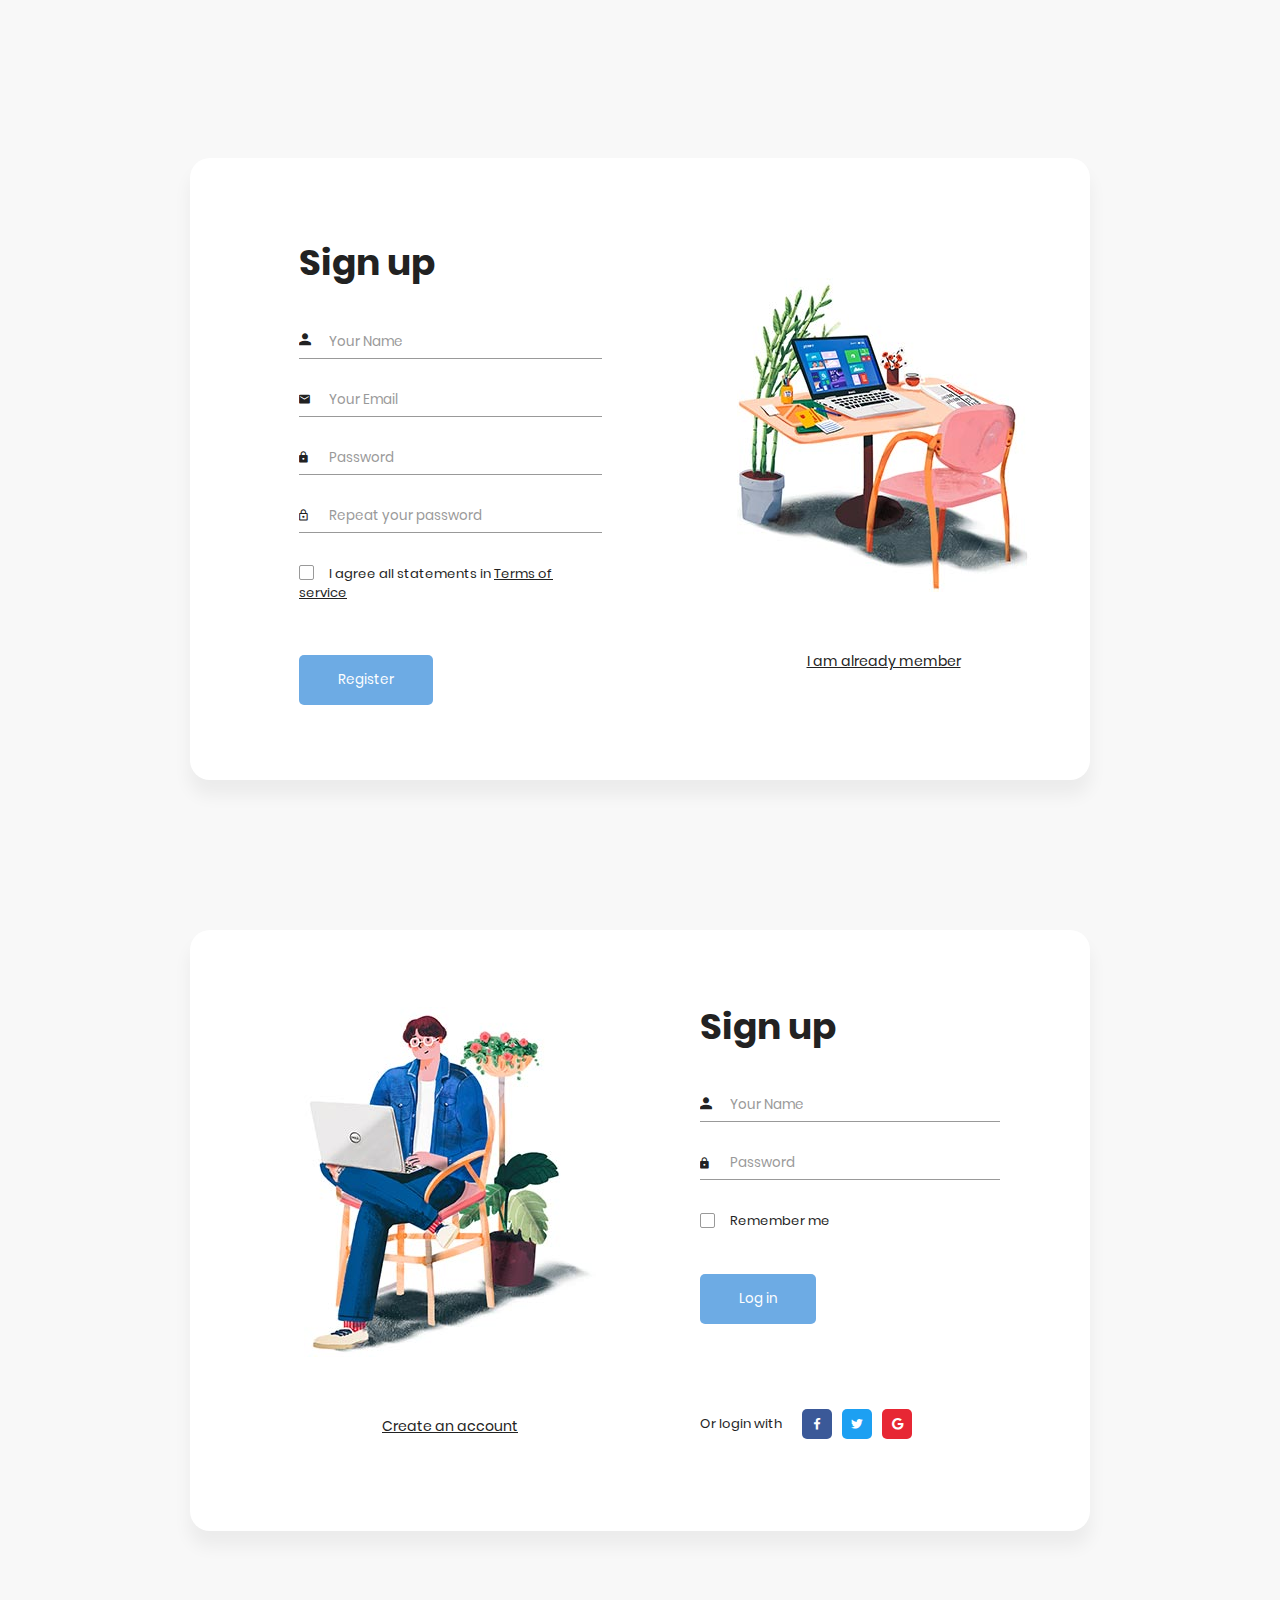
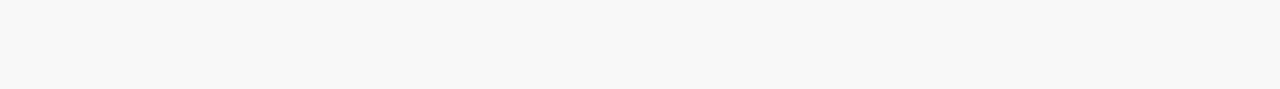
<file: loginRegister/index.html>
<!DOCTYPE html>
<html lang="en">
<head>
    <meta charset="UTF-8">
    <meta name="viewport" content="width=device-width, initial-scale=1.0">
    <meta http-equiv="X-UA-Compatible" content="ie=edge">
    <title>Sign Up Form by Colorlib</title>

    <!-- Font Icon -->
    <link rel="stylesheet" href="fonts/material-icon/css/material-design-iconic-font.min.css">

    <!-- Main css -->
    <link rel="stylesheet" href="css/style.css">
</head>
<body>

    <div class="main">

        <!-- Sign up form -->
        <section class="signup">
            <div class="container">
                <div class="signup-content">
                    <div class="signup-form">
                        <h2 class="form-title">Sign up</h2>
                        <form method="POST" class="register-form" id="register-form">
                            <div class="form-group">
                                <label for="name"><i class="zmdi zmdi-account material-icons-name"></i></label>
                                <input type="text" name="name" id="name" placeholder="Your Name"/>
                            </div>
                            <div class="form-group">
                                <label for="email"><i class="zmdi zmdi-email"></i></label>
                                <input type="email" name="email" id="email" placeholder="Your Email"/>
                            </div>
                            <div class="form-group">
                                <label for="pass"><i class="zmdi zmdi-lock"></i></label>
                                <input type="password" name="pass" id="pass" placeholder="Password"/>
                            </div>
                            <div class="form-group">
                                <label for="re-pass"><i class="zmdi zmdi-lock-outline"></i></label>
                                <input type="password" name="re_pass" id="re_pass" placeholder="Repeat your password"/>
                            </div>
                            <div class="form-group">
                                <input type="checkbox" name="agree-term" id="agree-term" class="agree-term" />
                                <label for="agree-term" class="label-agree-term"><span><span></span></span>I agree all statements in  <a href="#" class="term-service">Terms of service</a></label>
                            </div>
                            <div class="form-group form-button">
                                <input type="submit" name="signup" id="signup" class="form-submit" value="Register"/>
                            </div>
                        </form>
                    </div>
                    <div class="signup-image">
                        <figure><img src="images/signup-image.jpg" alt="sing up image"></figure>
                        <a href="#" class="signup-image-link">I am already member</a>
                    </div>
                </div>
            </div>
        </section>

        <!-- Sing in  Form -->
        <section class="sign-in">
            <div class="container">
                <div class="signin-content">
                    <div class="signin-image">
                        <figure><img src="images/signin-image.jpg" alt="sing up image"></figure>
                        <a href="#" class="signup-image-link">Create an account</a>
                    </div>

                    <div class="signin-form">
                        <h2 class="form-title">Sign up</h2>
                        <form method="POST" class="register-form" id="login-form">
                            <div class="form-group">
                                <label for="your_name"><i class="zmdi zmdi-account material-icons-name"></i></label>
                                <input type="text" name="your_name" id="your_name" placeholder="Your Name"/>
                            </div>
                            <div class="form-group">
                                <label for="your_pass"><i class="zmdi zmdi-lock"></i></label>
                                <input type="password" name="your_pass" id="your_pass" placeholder="Password"/>
                            </div>
                            <div class="form-group">
                                <input type="checkbox" name="remember-me" id="remember-me" class="agree-term" />
                                <label for="remember-me" class="label-agree-term"><span><span></span></span>Remember me</label>
                            </div>
                            <div class="form-group form-button">
                                <input type="submit" name="signin" id="signin" class="form-submit" value="Log in"/>
                            </div>
                        </form>
                        <div class="social-login">
                            <span class="social-label">Or login with</span>
                            <ul class="socials">
                                <li><a href="#"><i class="display-flex-center zmdi zmdi-facebook"></i></a></li>
                                <li><a href="#"><i class="display-flex-center zmdi zmdi-twitter"></i></a></li>
                                <li><a href="#"><i class="display-flex-center zmdi zmdi-google"></i></a></li>
                            </ul>
                        </div>
                    </div>
                </div>
            </div>
        </section>

    </div>

    <!-- JS -->
    <script src="vendor/jquery/jquery.min.js"></script>
    <script src="js/main.js"></script>
</body><!-- This templates was made by Colorlib (https://colorlib.com) -->
</html>
</file>
<file: loginRegister/css/style.css>
/* @extend display-flex; */
display-flex, .display-flex, .display-flex-center, .signup-content, .signin-content, .social-login, .socials {
  display: flex;
  display: -webkit-flex; }

/* @extend list-type-ulli; */
list-type-ulli, .socials {
  list-style-type: none;
  margin: 0;
  padding: 0; }

/* poppins-300 - latin */
@font-face {
  font-family: 'Poppins';
  font-style: normal;
  font-weight: 300;
  src: url("../fonts/poppins/poppins-v5-latin-300.eot");
  /* IE9 Compat Modes */
  src: local("Poppins Light"), local("Poppins-Light"), url("../fonts/poppins/poppins-v5-latin-300.eot?#iefix") format("embedded-opentype"), url("../fonts/poppins/poppins-v5-latin-300.woff2") format("woff2"), url("../fonts/poppins/poppins-v5-latin-300.woff") format("woff"), url("../fonts/poppins/poppins-v5-latin-300.ttf") format("truetype"), url("../fonts/poppins/poppins-v5-latin-300.svg#Poppins") format("svg");
  /* Legacy iOS */ }
/* poppins-300italic - latin */
@font-face {
  font-family: 'Poppins';
  font-style: italic;
  font-weight: 300;
  src: url("../fonts/poppins/poppins-v5-latin-300italic.eot");
  /* IE9 Compat Modes */
  src: local("Poppins Light Italic"), local("Poppins-LightItalic"), url("../fonts/poppins/poppins-v5-latin-300italic.eot?#iefix") format("embedded-opentype"), url("../fonts/poppins/poppins-v5-latin-300italic.woff2") format("woff2"), url("../fonts/poppins/poppins-v5-latin-300italic.woff") format("woff"), url("../fonts/poppins/poppins-v5-latin-300italic.ttf") format("truetype"), url("../fonts/poppins/poppins-v5-latin-300italic.svg#Poppins") format("svg");
  /* Legacy iOS */ }
/* poppins-regular - latin */
@font-face {
  font-family: 'Poppins';
  font-style: normal;
  font-weight: 400;
  src: url("../fonts/poppins/poppins-v5-latin-regular.eot");
  /* IE9 Compat Modes */
  src: local("Poppins Regular"), local("Poppins-Regular"), url("../fonts/poppins/poppins-v5-latin-regular.eot?#iefix") format("embedded-opentype"), url("../fonts/poppins/poppins-v5-latin-regular.woff2") format("woff2"), url("../fonts/poppins/poppins-v5-latin-regular.woff") format("woff"), url("../fonts/poppins/poppins-v5-latin-regular.ttf") format("truetype"), url("../fonts/poppins/poppins-v5-latin-regular.svg#Poppins") format("svg");
  /* Legacy iOS */ }
/* poppins-italic - latin */
@font-face {
  font-family: 'Poppins';
  font-style: italic;
  font-weight: 400;
  src: url("../fonts/poppins/poppins-v5-latin-italic.eot");
  /* IE9 Compat Modes */
  src: local("Poppins Italic"), local("Poppins-Italic"), url("../fonts/poppins/poppins-v5-latin-italic.eot?#iefix") format("embedded-opentype"), url("../fonts/poppins/poppins-v5-latin-italic.woff2") format("woff2"), url("../fonts/poppins/poppins-v5-latin-italic.woff") format("woff"), url("../fonts/poppins/poppins-v5-latin-italic.ttf") format("truetype"), url("../fonts/poppins/poppins-v5-latin-italic.svg#Poppins") format("svg");
  /* Legacy iOS */ }
/* poppins-500 - latin */
@font-face {
  font-family: 'Poppins';
  font-style: normal;
  font-weight: 500;
  src: url("../fonts/poppins/poppins-v5-latin-500.eot");
  /* IE9 Compat Modes */
  src: local("Poppins Medium"), local("Poppins-Medium"), url("../fonts/poppins/poppins-v5-latin-500.eot?#iefix") format("embedded-opentype"), url("../fonts/poppins/poppins-v5-latin-500.woff2") format("woff2"), url("../fonts/poppins/poppins-v5-latin-500.woff") format("woff"), url("../fonts/poppins/poppins-v5-latin-500.ttf") format("truetype"), url("../fonts/poppins/poppins-v5-latin-500.svg#Poppins") format("svg");
  /* Legacy iOS */ }
/* poppins-500italic - latin */
@font-face {
  font-family: 'Poppins';
  font-style: italic;
  font-weight: 500;
  src: url("../fonts/poppins/poppins-v5-latin-500italic.eot");
  /* IE9 Compat Modes */
  src: local("Poppins Medium Italic"), local("Poppins-MediumItalic"), url("../fonts/poppins/poppins-v5-latin-500italic.eot?#iefix") format("embedded-opentype"), url("../fonts/poppins/poppins-v5-latin-500italic.woff2") format("woff2"), url("../fonts/poppins/poppins-v5-latin-500italic.woff") format("woff"), url("../fonts/poppins/poppins-v5-latin-500italic.ttf") format("truetype"), url("../fonts/poppins/poppins-v5-latin-500italic.svg#Poppins") format("svg");
  /* Legacy iOS */ }
/* poppins-600 - latin */
@font-face {
  font-family: 'Poppins';
  font-style: normal;
  font-weight: 600;
  src: url("../fonts/poppins/poppins-v5-latin-600.eot");
  /* IE9 Compat Modes */
  src: local("Poppins SemiBold"), local("Poppins-SemiBold"), url("../fonts/poppins/poppins-v5-latin-600.eot?#iefix") format("embedded-opentype"), url("../fonts/poppins/poppins-v5-latin-600.woff2") format("woff2"), url("../fonts/poppins/poppins-v5-latin-600.woff") format("woff"), url("../fonts/poppins/poppins-v5-latin-600.ttf") format("truetype"), url("../fonts/poppins/poppins-v5-latin-600.svg#Poppins") format("svg");
  /* Legacy iOS */ }
/* poppins-700 - latin */
@font-face {
  font-family: 'Poppins';
  font-style: normal;
  font-weight: 700;
  src: url("../fonts/poppins/poppins-v5-latin-700.eot");
  /* IE9 Compat Modes */
  src: local("Poppins Bold"), local("Poppins-Bold"), url("../fonts/poppins/poppins-v5-latin-700.eot?#iefix") format("embedded-opentype"), url("../fonts/poppins/poppins-v5-latin-700.woff2") format("woff2"), url("../fonts/poppins/poppins-v5-latin-700.woff") format("woff"), url("../fonts/poppins/poppins-v5-latin-700.ttf") format("truetype"), url("../fonts/poppins/poppins-v5-latin-700.svg#Poppins") format("svg");
  /* Legacy iOS */ }
/* poppins-700italic - latin */
@font-face {
  font-family: 'Poppins';
  font-style: italic;
  font-weight: 700;
  src: url("../fonts/poppins/poppins-v5-latin-700italic.eot");
  /* IE9 Compat Modes */
  src: local("Poppins Bold Italic"), local("Poppins-BoldItalic"), url("../fonts/poppins/poppins-v5-latin-700italic.eot?#iefix") format("embedded-opentype"), url("../fonts/poppins/poppins-v5-latin-700italic.woff2") format("woff2"), url("../fonts/poppins/poppins-v5-latin-700italic.woff") format("woff"), url("../fonts/poppins/poppins-v5-latin-700italic.ttf") format("truetype"), url("../fonts/poppins/poppins-v5-latin-700italic.svg#Poppins") format("svg");
  /* Legacy iOS */ }
/* poppins-800 - latin */
@font-face {
  font-family: 'Poppins';
  font-style: normal;
  font-weight: 800;
  src: url("../fonts/poppins/poppins-v5-latin-800.eot");
  /* IE9 Compat Modes */
  src: local("Poppins ExtraBold"), local("Poppins-ExtraBold"), url("../fonts/poppins/poppins-v5-latin-800.eot?#iefix") format("embedded-opentype"), url("../fonts/poppins/poppins-v5-latin-800.woff2") format("woff2"), url("../fonts/poppins/poppins-v5-latin-800.woff") format("woff"), url("../fonts/poppins/poppins-v5-latin-800.ttf") format("truetype"), url("../fonts/poppins/poppins-v5-latin-800.svg#Poppins") format("svg");
  /* Legacy iOS */ }
/* poppins-800italic - latin */
@font-face {
  font-family: 'Poppins';
  font-style: italic;
  font-weight: 800;
  src: url("../fonts/poppins/poppins-v5-latin-800italic.eot");
  /* IE9 Compat Modes */
  src: local("Poppins ExtraBold Italic"), local("Poppins-ExtraBoldItalic"), url("../fonts/poppins/poppins-v5-latin-800italic.eot?#iefix") format("embedded-opentype"), url("../fonts/poppins/poppins-v5-latin-800italic.woff2") format("woff2"), url("../fonts/poppins/poppins-v5-latin-800italic.woff") format("woff"), url("../fonts/poppins/poppins-v5-latin-800italic.ttf") format("truetype"), url("../fonts/poppins/poppins-v5-latin-800italic.svg#Poppins") format("svg");
  /* Legacy iOS */ }
/* poppins-900 - latin */
@font-face {
  font-family: 'Poppins';
  font-style: normal;
  font-weight: 900;
  src: url("../fonts/poppins/poppins-v5-latin-900.eot");
  /* IE9 Compat Modes */
  src: local("Poppins Black"), local("Poppins-Black"), url("../fonts/poppins/poppins-v5-latin-900.eot?#iefix") format("embedded-opentype"), url("../fonts/poppins/poppins-v5-latin-900.woff2") format("woff2"), url("../fonts/poppins/poppins-v5-latin-900.woff") format("woff"), url("../fonts/poppins/poppins-v5-latin-900.ttf") format("truetype"), url("../fonts/poppins/poppins-v5-latin-900.svg#Poppins") format("svg");
  /* Legacy iOS */ }
a:focus, a:active {
  text-decoration: none;
  outline: none;
  transition: all 300ms ease 0s;
  -moz-transition: all 300ms ease 0s;
  -webkit-transition: all 300ms ease 0s;
  -o-transition: all 300ms ease 0s;
  -ms-transition: all 300ms ease 0s; }

input, select, textarea {
  outline: none;
  appearance: unset !important;
  -moz-appearance: unset !important;
  -webkit-appearance: unset !important;
  -o-appearance: unset !important;
  -ms-appearance: unset !important; }

input::-webkit-outer-spin-button, input::-webkit-inner-spin-button {
  appearance: none !important;
  -moz-appearance: none !important;
  -webkit-appearance: none !important;
  -o-appearance: none !important;
  -ms-appearance: none !important;
  margin: 0; }

input:focus, select:focus, textarea:focus {
  outline: none;
  box-shadow: none !important;
  -moz-box-shadow: none !important;
  -webkit-box-shadow: none !important;
  -o-box-shadow: none !important;
  -ms-box-shadow: none !important; }

input[type=checkbox] {
  appearance: checkbox !important;
  -moz-appearance: checkbox !important;
  -webkit-appearance: checkbox !important;
  -o-appearance: checkbox !important;
  -ms-appearance: checkbox !important; }

input[type=radio] {
  appearance: radio !important;
  -moz-appearance: radio !important;
  -webkit-appearance: radio !important;
  -o-appearance: radio !important;
  -ms-appearance: radio !important; }

img {
  max-width: 100%;
  height: auto; }

figure {
  margin: 0; }

p {
  margin-bottom: 0px;
  font-size: 15px;
  color: #777; }

h2 {
  line-height: 1.66;
  margin: 0;
  padding: 0;
  font-weight: bold;
  color: #222;
  font-family: Poppins;
  font-size: 36px; }

.main {
  background: #f8f8f8;
  padding: 150px 0; }

.clear {
  clear: both; }

body {
  font-size: 13px;
  line-height: 1.8;
  color: #222;
  background: #f8f8f8;
  font-weight: 400;
  font-family: Poppins; }

.container {
  width: 900px;
  background: #fff;
  margin: 0 auto;
  box-shadow: 0px 15px 16.83px 0.17px rgba(0, 0, 0, 0.05);
  -moz-box-shadow: 0px 15px 16.83px 0.17px rgba(0, 0, 0, 0.05);
  -webkit-box-shadow: 0px 15px 16.83px 0.17px rgba(0, 0, 0, 0.05);
  -o-box-shadow: 0px 15px 16.83px 0.17px rgba(0, 0, 0, 0.05);
  -ms-box-shadow: 0px 15px 16.83px 0.17px rgba(0, 0, 0, 0.05);
  border-radius: 20px;
  -moz-border-radius: 20px;
  -webkit-border-radius: 20px;
  -o-border-radius: 20px;
  -ms-border-radius: 20px; }

.display-flex {
  justify-content: space-between;
  -moz-justify-content: space-between;
  -webkit-justify-content: space-between;
  -o-justify-content: space-between;
  -ms-justify-content: space-between;
  align-items: center;
  -moz-align-items: center;
  -webkit-align-items: center;
  -o-align-items: center;
  -ms-align-items: center; }

.display-flex-center {
  justify-content: center;
  -moz-justify-content: center;
  -webkit-justify-content: center;
  -o-justify-content: center;
  -ms-justify-content: center;
  align-items: center;
  -moz-align-items: center;
  -webkit-align-items: center;
  -o-align-items: center;
  -ms-align-items: center; }

.position-center {
  position: absolute;
  top: 50%;
  left: 50%;
  transform: translate(-50%, -50%);
  -moz-transform: translate(-50%, -50%);
  -webkit-transform: translate(-50%, -50%);
  -o-transform: translate(-50%, -50%);
  -ms-transform: translate(-50%, -50%); }

.signup {
  margin-bottom: 150px; }

.signup-content {
  padding: 75px 0; }

.signup-form, .signup-image, .signin-form, .signin-image {
  width: 50%;
  overflow: hidden; }

.signup-image {
  margin: 0 55px; }

.form-title {
  margin-bottom: 33px; }

.signup-image {
  margin-top: 45px; }

figure {
  margin-bottom: 50px;
  text-align: center; }

.form-submit {
  display: inline-block;
  background: #6dabe4;
  color: #fff;
  border-bottom: none;
  width: auto;
  padding: 15px 39px;
  border-radius: 5px;
  -moz-border-radius: 5px;
  -webkit-border-radius: 5px;
  -o-border-radius: 5px;
  -ms-border-radius: 5px;
  margin-top: 25px;
  cursor: pointer; }
  .form-submit:hover {
    background: #4292dc; }

#signin {
  margin-top: 16px; }

.signup-image-link {
  font-size: 14px;
  color: #222;
  display: block;
  text-align: center; }

.term-service {
  font-size: 13px;
  color: #222; }

.signup-form {
  margin-left: 75px;
  margin-right: 75px;
  padding-left: 34px; }

.register-form {
  width: 100%; }

.form-group {
  position: relative;
  margin-bottom: 25px;
  overflow: hidden; }
  .form-group:last-child {
    margin-bottom: 0px; }

input {
  width: 100%;
  display: block;
  border: none;
  border-bottom: 1px solid #999;
  padding: 6px 30px;
  font-family: Poppins;
  box-sizing: border-box; }
  input::-webkit-input-placeholder {
    color: #999; }
  input::-moz-placeholder {
    color: #999; }
  input:-ms-input-placeholder {
    color: #999; }
  input:-moz-placeholder {
    color: #999; }
  input:focus {
    border-bottom: 1px solid #222; }
    input:focus::-webkit-input-placeholder {
      color: #222; }
    input:focus::-moz-placeholder {
      color: #222; }
    input:focus:-ms-input-placeholder {
      color: #222; }
    input:focus:-moz-placeholder {
      color: #222; }

input[type=checkbox]:not(old) {
  width: 2em;
  margin: 0;
  padding: 0;
  font-size: 1em;
  display: none; }

input[type=checkbox]:not(old) + label {
  display: inline-block;
  line-height: 1.5em;
  margin-top: 6px; }

input[type=checkbox]:not(old) + label > span {
  display: inline-block;
  width: 13px;
  height: 13px;
  margin-right: 15px;
  margin-bottom: 3px;
  border: 1px solid #999;
  border-radius: 2px;
  -moz-border-radius: 2px;
  -webkit-border-radius: 2px;
  -o-border-radius: 2px;
  -ms-border-radius: 2px;
  background: white;
  background-image: -moz-linear-gradient(white, white);
  background-image: -ms-linear-gradient(white, white);
  background-image: -o-linear-gradient(white, white);
  background-image: -webkit-linear-gradient(white, white);
  background-image: linear-gradient(white, white);
  vertical-align: bottom; }

input[type=checkbox]:not(old):checked + label > span {
  background-image: -moz-linear-gradient(white, white);
  background-image: -ms-linear-gradient(white, white);
  background-image: -o-linear-gradient(white, white);
  background-image: -webkit-linear-gradient(white, white);
  background-image: linear-gradient(white, white); }

input[type=checkbox]:not(old):checked + label > span:before {
  content: '\f26b';
  display: block;
  color: #222;
  font-size: 11px;
  line-height: 1.2;
  text-align: center;
  font-family: 'Material-Design-Iconic-Font';
  font-weight: bold; }

.agree-term {
  display: inline-block;
  width: auto; }

label {
  position: absolute;
  left: 0;
  top: 50%;
  transform: translateY(-50%);
  -moz-transform: translateY(-50%);
  -webkit-transform: translateY(-50%);
  -o-transform: translateY(-50%);
  -ms-transform: translateY(-50%);
  color: #222; }

.label-has-error {
  top: 22%; }

label.error {
  position: relative;
  background: url("../images/unchecked.gif") no-repeat;
  background-position-y: 3px;
  padding-left: 20px;
  display: block;
  margin-top: 20px; }

label.valid {
  display: block;
  position: absolute;
  right: 0;
  left: auto;
  margin-top: -6px;
  width: 20px;
  height: 20px;
  background: transparent; }
  label.valid:after {
    font-family: 'Material-Design-Iconic-Font';
    content: '\f269';
    width: 100%;
    height: 100%;
    position: absolute;
    /* right: 0; */
    font-size: 16px;
    color: green; }

.label-agree-term {
  position: relative;
  top: 0%;
  transform: translateY(0);
  -moz-transform: translateY(0);
  -webkit-transform: translateY(0);
  -o-transform: translateY(0);
  -ms-transform: translateY(0); }

.material-icons-name {
  font-size: 18px; }

.signin-content {
  padding-top: 67px;
  padding-bottom: 87px; }

.social-login {
  align-items: center;
  -moz-align-items: center;
  -webkit-align-items: center;
  -o-align-items: center;
  -ms-align-items: center;
  margin-top: 80px; }

.social-label {
  display: inline-block;
  margin-right: 15px; }

.socials li {
  padding: 5px; }
  .socials li:last-child {
    margin-right: 0px; }
  .socials li a {
    text-decoration: none; }
    .socials li a i {
      width: 30px;
      height: 30px;
      color: #fff;
      font-size: 14px;
      border-radius: 5px;
      -moz-border-radius: 5px;
      -webkit-border-radius: 5px;
      -o-border-radius: 5px;
      -ms-border-radius: 5px;
      transform: translateZ(0);
      -moz-transform: translateZ(0);
      -webkit-transform: translateZ(0);
      -o-transform: translateZ(0);
      -ms-transform: translateZ(0);
      -webkit-transition-duration: 0.3s;
      transition-duration: 0.3s;
      -webkit-transition-property: transform;
      transition-property: transform;
      -webkit-transition-timing-function: ease-out;
      transition-timing-function: ease-out; }
  .socials li:hover a i {
    -webkit-transform: scale(1.3) translateZ(0);
    transform: scale(1.3) translateZ(0); }

.zmdi-facebook {
  background: #3b5998; }

.zmdi-twitter {
  background: #1da0f2; }

.zmdi-google {
  background: #e72734; }

.signin-form {
  margin-right: 90px;
  margin-left: 80px; }

.signin-image {
  margin-left: 110px;
  margin-right: 20px;
  margin-top: 10px; }

@media screen and (max-width: 1200px) {
  .container {
    width: calc( 100% - 30px);
    max-width: 100%; } }
@media screen and (min-width: 1024px) {
  .container {
    max-width: 1200px; } }
@media screen and (max-width: 768px) {
  .signup-content, .signin-content {
    flex-direction: column;
    -moz-flex-direction: column;
    -webkit-flex-direction: column;
    -o-flex-direction: column;
    -ms-flex-direction: column;
    justify-content: center;
    -moz-justify-content: center;
    -webkit-justify-content: center;
    -o-justify-content: center;
    -ms-justify-content: center; }

  .signup-form {
    margin-left: 0px;
    margin-right: 0px;
    padding-left: 0px;
    /* box-sizing: border-box; */
    padding: 0 30px; }

  .signin-image {
    margin-left: 0px;
    margin-right: 0px;
    margin-top: 50px;
    order: 2;
    -moz-order: 2;
    -webkit-order: 2;
    -o-order: 2;
    -ms-order: 2; }

  .signup-form, .signup-image, .signin-form, .signin-image {
    width: auto; }

  .social-login {
    justify-content: center;
    -moz-justify-content: center;
    -webkit-justify-content: center;
    -o-justify-content: center;
    -ms-justify-content: center; }

  .form-button {
    text-align: center; }

  .signin-form {
    order: 1;
    -moz-order: 1;
    -webkit-order: 1;
    -o-order: 1;
    -ms-order: 1;
    margin-right: 0px;
    margin-left: 0px;
    padding: 0 30px; }

  .form-title {
    text-align: center; } }
@media screen and (max-width: 400px) {
  .social-login {
    flex-direction: column;
    -moz-flex-direction: column;
    -webkit-flex-direction: column;
    -o-flex-direction: column;
    -ms-flex-direction: column; }

  .social-label {
    margin-right: 0px;
    margin-bottom: 10px; } }

/*# sourceMappingURL=style.css.map */
</file>
<file: loginRegister/fonts/material-icon/css/material-design-iconic-font.min.css>
@font-face{font-family:Material-Design-Iconic-Font;src:url(../fonts/Material-Design-Iconic-Font.woff2?v=2.2.0) format('woff2'),url(../fonts/Material-Design-Iconic-Font.woff?v=2.2.0) format('woff'),url(../fonts/Material-Design-Iconic-Font.ttf?v=2.2.0) format('truetype')}.zmdi{display:inline-block;font:normal normal normal 14px/1 'Material-Design-Iconic-Font';font-size:inherit;text-rendering:auto;-webkit-font-smoothing:antialiased;-moz-osx-font-smoothing:grayscale}.zmdi-hc-lg{font-size:1.33333333em;line-height:.75em;vertical-align:-15%}.zmdi-hc-2x{font-size:2em}.zmdi-hc-3x{font-size:3em}.zmdi-hc-4x{font-size:4em}.zmdi-hc-5x{font-size:5em}.zmdi-hc-fw{width:1.28571429em;text-align:center}.zmdi-hc-ul{padding-left:0;margin-left:2.14285714em;list-style-type:none}.zmdi-hc-ul>li{position:relative}.zmdi-hc-li{position:absolute;left:-2.14285714em;width:2.14285714em;top:.14285714em;text-align:center}.zmdi-hc-li.zmdi-hc-lg{left:-1.85714286em}.zmdi-hc-border{padding:.1em .25em;border:solid .1em #9e9e9e;border-radius:2px}.zmdi-hc-border-circle{padding:.1em .25em;border:solid .1em #9e9e9e;border-radius:50%}.zmdi.pull-left{float:left;margin-right:.15em}.zmdi.pull-right{float:right;margin-left:.15em}.zmdi-hc-spin{-webkit-animation:zmdi-spin 1.5s infinite linear;animation:zmdi-spin 1.5s infinite linear}.zmdi-hc-spin-reverse{-webkit-animation:zmdi-spin-reverse 1.5s infinite linear;animation:zmdi-spin-reverse 1.5s infinite linear}@-webkit-keyframes zmdi-spin{0%{-webkit-transform:rotate(0deg);transform:rotate(0deg)}100%{-webkit-transform:rotate(359deg);transform:rotate(359deg)}}@keyframes zmdi-spin{0%{-webkit-transform:rotate(0deg);transform:rotate(0deg)}100%{-webkit-transform:rotate(359deg);transform:rotate(359deg)}}@-webkit-keyframes zmdi-spin-reverse{0%{-webkit-transform:rotate(0deg);transform:rotate(0deg)}100%{-webkit-transform:rotate(-359deg);transform:rotate(-359deg)}}@keyframes zmdi-spin-reverse{0%{-webkit-transform:rotate(0deg);transform:rotate(0deg)}100%{-webkit-transform:rotate(-359deg);transform:rotate(-359deg)}}.zmdi-hc-rotate-90{-webkit-transform:rotate(90deg);-ms-transform:rotate(90deg);transform:rotate(90deg)}.zmdi-hc-rotate-180{-webkit-transform:rotate(180deg);-ms-transform:rotate(180deg);transform:rotate(180deg)}.zmdi-hc-rotate-270{-webkit-transform:rotate(270deg);-ms-transform:rotate(270deg);transform:rotate(270deg)}.zmdi-hc-flip-horizontal{-webkit-transform:scale(-1,1);-ms-transform:scale(-1,1);transform:scale(-1,1)}.zmdi-hc-flip-vertical{-webkit-transform:scale(1,-1);-ms-transform:scale(1,-1);transform:scale(1,-1)}.zmdi-hc-stack{position:relative;display:inline-block;width:2em;height:2em;line-height:2em;vertical-align:middle}.zmdi-hc-stack-1x,.zmdi-hc-stack-2x{position:absolute;left:0;width:100%;text-align:center}.zmdi-hc-stack-1x{line-height:inherit}.zmdi-hc-stack-2x{font-size:2em}.zmdi-hc-inverse{color:#fff}.zmdi-3d-rotation:before{content:'\f101'}.zmdi-airplane-off:before{content:'\f102'}.zmdi-airplane:before{content:'\f103'}.zmdi-album:before{content:'\f104'}.zmdi-archive:before{content:'\f105'}.zmdi-assignment-account:before{content:'\f106'}.zmdi-assignment-alert:before{content:'\f107'}.zmdi-assignment-check:before{content:'\f108'}.zmdi-assignment-o:before{content:'\f109'}.zmdi-assignment-return:before{content:'\f10a'}.zmdi-assignment-returned:before{content:'\f10b'}.zmdi-assignment:before{content:'\f10c'}.zmdi-attachment-alt:before{content:'\f10d'}.zmdi-attachment:before{content:'\f10e'}.zmdi-audio:before{content:'\f10f'}.zmdi-badge-check:before{content:'\f110'}.zmdi-balance-wallet:before{content:'\f111'}.zmdi-balance:before{content:'\f112'}.zmdi-battery-alert:before{content:'\f113'}.zmdi-battery-flash:before{content:'\f114'}.zmdi-battery-unknown:before{content:'\f115'}.zmdi-battery:before{content:'\f116'}.zmdi-bike:before{content:'\f117'}.zmdi-block-alt:before{content:'\f118'}.zmdi-block:before{content:'\f119'}.zmdi-boat:before{content:'\f11a'}.zmdi-book-image:before{content:'\f11b'}.zmdi-book:before{content:'\f11c'}.zmdi-bookmark-outline:before{content:'\f11d'}.zmdi-bookmark:before{content:'\f11e'}.zmdi-brush:before{content:'\f11f'}.zmdi-bug:before{content:'\f120'}.zmdi-bus:before{content:'\f121'}.zmdi-cake:before{content:'\f122'}.zmdi-car-taxi:before{content:'\f123'}.zmdi-car-wash:before{content:'\f124'}.zmdi-car:before{content:'\f125'}.zmdi-card-giftcard:before{content:'\f126'}.zmdi-card-membership:before{content:'\f127'}.zmdi-card-travel:before{content:'\f128'}.zmdi-card:before{content:'\f129'}.zmdi-case-check:before{content:'\f12a'}.zmdi-case-download:before{content:'\f12b'}.zmdi-case-play:before{content:'\f12c'}.zmdi-case:before{content:'\f12d'}.zmdi-cast-connected:before{content:'\f12e'}.zmdi-cast:before{content:'\f12f'}.zmdi-chart-donut:before{content:'\f130'}.zmdi-chart:before{content:'\f131'}.zmdi-city-alt:before{content:'\f132'}.zmdi-city:before{content:'\f133'}.zmdi-close-circle-o:before{content:'\f134'}.zmdi-close-circle:before{content:'\f135'}.zmdi-close:before{content:'\f136'}.zmdi-cocktail:before{content:'\f137'}.zmdi-code-setting:before{content:'\f138'}.zmdi-code-smartphone:before{content:'\f139'}.zmdi-code:before{content:'\f13a'}.zmdi-coffee:before{content:'\f13b'}.zmdi-collection-bookmark:before{content:'\f13c'}.zmdi-collection-case-play:before{content:'\f13d'}.zmdi-collection-folder-image:before{content:'\f13e'}.zmdi-collection-image-o:before{content:'\f13f'}.zmdi-collection-image:before{content:'\f140'}.zmdi-collection-item-1:before{content:'\f141'}.zmdi-collection-item-2:before{content:'\f142'}.zmdi-collection-item-3:before{content:'\f143'}.zmdi-collection-item-4:before{content:'\f144'}.zmdi-collection-item-5:before{content:'\f145'}.zmdi-collection-item-6:before{content:'\f146'}.zmdi-collection-item-7:before{content:'\f147'}.zmdi-collection-item-8:before{content:'\f148'}.zmdi-collection-item-9-plus:before{content:'\f149'}.zmdi-collection-item-9:before{content:'\f14a'}.zmdi-collection-item:before{content:'\f14b'}.zmdi-collection-music:before{content:'\f14c'}.zmdi-collection-pdf:before{content:'\f14d'}.zmdi-collection-plus:before{content:'\f14e'}.zmdi-collection-speaker:before{content:'\f14f'}.zmdi-collection-text:before{content:'\f150'}.zmdi-collection-video:before{content:'\f151'}.zmdi-compass:before{content:'\f152'}.zmdi-cutlery:before{content:'\f153'}.zmdi-delete:before{content:'\f154'}.zmdi-dialpad:before{content:'\f155'}.zmdi-dns:before{content:'\f156'}.zmdi-drink:before{content:'\f157'}.zmdi-edit:before{content:'\f158'}.zmdi-email-open:before{content:'\f159'}.zmdi-email:before{content:'\f15a'}.zmdi-eye-off:before{content:'\f15b'}.zmdi-eye:before{content:'\f15c'}.zmdi-eyedropper:before{content:'\f15d'}.zmdi-favorite-outline:before{content:'\f15e'}.zmdi-favorite:before{content:'\f15f'}.zmdi-filter-list:before{content:'\f160'}.zmdi-fire:before{content:'\f161'}.zmdi-flag:before{content:'\f162'}.zmdi-flare:before{content:'\f163'}.zmdi-flash-auto:before{content:'\f164'}.zmdi-flash-off:before{content:'\f165'}.zmdi-flash:before{content:'\f166'}.zmdi-flip:before{content:'\f167'}.zmdi-flower-alt:before{content:'\f168'}.zmdi-flower:before{content:'\f169'}.zmdi-font:before{content:'\f16a'}.zmdi-fullscreen-alt:before{content:'\f16b'}.zmdi-fullscreen-exit:before{content:'\f16c'}.zmdi-fullscreen:before{content:'\f16d'}.zmdi-functions:before{content:'\f16e'}.zmdi-gas-station:before{content:'\f16f'}.zmdi-gesture:before{content:'\f170'}.zmdi-globe-alt:before{content:'\f171'}.zmdi-globe-lock:before{content:'\f172'}.zmdi-globe:before{content:'\f173'}.zmdi-graduation-cap:before{content:'\f174'}.zmdi-home:before{content:'\f175'}.zmdi-hospital-alt:before{content:'\f176'}.zmdi-hospital:before{content:'\f177'}.zmdi-hotel:before{content:'\f178'}.zmdi-hourglass-alt:before{content:'\f179'}.zmdi-hourglass-outline:before{content:'\f17a'}.zmdi-hourglass:before{content:'\f17b'}.zmdi-http:before{content:'\f17c'}.zmdi-image-alt:before{content:'\f17d'}.zmdi-image-o:before{content:'\f17e'}.zmdi-image:before{content:'\f17f'}.zmdi-inbox:before{content:'\f180'}.zmdi-invert-colors-off:before{content:'\f181'}.zmdi-invert-colors:before{content:'\f182'}.zmdi-key:before{content:'\f183'}.zmdi-label-alt-outline:before{content:'\f184'}.zmdi-label-alt:before{content:'\f185'}.zmdi-label-heart:before{content:'\f186'}.zmdi-label:before{content:'\f187'}.zmdi-labels:before{content:'\f188'}.zmdi-lamp:before{content:'\f189'}.zmdi-landscape:before{content:'\f18a'}.zmdi-layers-off:before{content:'\f18b'}.zmdi-layers:before{content:'\f18c'}.zmdi-library:before{content:'\f18d'}.zmdi-link:before{content:'\f18e'}.zmdi-lock-open:before{content:'\f18f'}.zmdi-lock-outline:before{content:'\f190'}.zmdi-lock:before{content:'\f191'}.zmdi-mail-reply-all:before{content:'\f192'}.zmdi-mail-reply:before{content:'\f193'}.zmdi-mail-send:before{content:'\f194'}.zmdi-mall:before{content:'\f195'}.zmdi-map:before{content:'\f196'}.zmdi-menu:before{content:'\f197'}.zmdi-money-box:before{content:'\f198'}.zmdi-money-off:before{content:'\f199'}.zmdi-money:before{content:'\f19a'}.zmdi-more-vert:before{content:'\f19b'}.zmdi-more:before{content:'\f19c'}.zmdi-movie-alt:before{content:'\f19d'}.zmdi-movie:before{content:'\f19e'}.zmdi-nature-people:before{content:'\f19f'}.zmdi-nature:before{content:'\f1a0'}.zmdi-navigation:before{content:'\f1a1'}.zmdi-open-in-browser:before{content:'\f1a2'}.zmdi-open-in-new:before{content:'\f1a3'}.zmdi-palette:before{content:'\f1a4'}.zmdi-parking:before{content:'\f1a5'}.zmdi-pin-account:before{content:'\f1a6'}.zmdi-pin-assistant:before{content:'\f1a7'}.zmdi-pin-drop:before{content:'\f1a8'}.zmdi-pin-help:before{content:'\f1a9'}.zmdi-pin-off:before{content:'\f1aa'}.zmdi-pin:before{content:'\f1ab'}.zmdi-pizza:before{content:'\f1ac'}.zmdi-plaster:before{content:'\f1ad'}.zmdi-power-setting:before{content:'\f1ae'}.zmdi-power:before{content:'\f1af'}.zmdi-print:before{content:'\f1b0'}.zmdi-puzzle-piece:before{content:'\f1b1'}.zmdi-quote:before{content:'\f1b2'}.zmdi-railway:before{content:'\f1b3'}.zmdi-receipt:before{content:'\f1b4'}.zmdi-refresh-alt:before{content:'\f1b5'}.zmdi-refresh-sync-alert:before{content:'\f1b6'}.zmdi-refresh-sync-off:before{content:'\f1b7'}.zmdi-refresh-sync:before{content:'\f1b8'}.zmdi-refresh:before{content:'\f1b9'}.zmdi-roller:before{content:'\f1ba'}.zmdi-ruler:before{content:'\f1bb'}.zmdi-scissors:before{content:'\f1bc'}.zmdi-screen-rotation-lock:before{content:'\f1bd'}.zmdi-screen-rotation:before{content:'\f1be'}.zmdi-search-for:before{content:'\f1bf'}.zmdi-search-in-file:before{content:'\f1c0'}.zmdi-search-in-page:before{content:'\f1c1'}.zmdi-search-replace:before{content:'\f1c2'}.zmdi-search:before{content:'\f1c3'}.zmdi-seat:before{content:'\f1c4'}.zmdi-settings-square:before{content:'\f1c5'}.zmdi-settings:before{content:'\f1c6'}.zmdi-shield-check:before{content:'\f1c7'}.zmdi-shield-security:before{content:'\f1c8'}.zmdi-shopping-basket:before{content:'\f1c9'}.zmdi-shopping-cart-plus:before{content:'\f1ca'}.zmdi-shopping-cart:before{content:'\f1cb'}.zmdi-sign-in:before{content:'\f1cc'}.zmdi-sort-amount-asc:before{content:'\f1cd'}.zmdi-sort-amount-desc:before{content:'\f1ce'}.zmdi-sort-asc:before{content:'\f1cf'}.zmdi-sort-desc:before{content:'\f1d0'}.zmdi-spellcheck:before{content:'\f1d1'}.zmdi-storage:before{content:'\f1d2'}.zmdi-store-24:before{content:'\f1d3'}.zmdi-store:before{content:'\f1d4'}.zmdi-subway:before{content:'\f1d5'}.zmdi-sun:before{content:'\f1d6'}.zmdi-tab-unselected:before{content:'\f1d7'}.zmdi-tab:before{content:'\f1d8'}.zmdi-tag-close:before{content:'\f1d9'}.zmdi-tag-more:before{content:'\f1da'}.zmdi-tag:before{content:'\f1db'}.zmdi-thumb-down:before{content:'\f1dc'}.zmdi-thumb-up-down:before{content:'\f1dd'}.zmdi-thumb-up:before{content:'\f1de'}.zmdi-ticket-star:before{content:'\f1df'}.zmdi-toll:before{content:'\f1e0'}.zmdi-toys:before{content:'\f1e1'}.zmdi-traffic:before{content:'\f1e2'}.zmdi-translate:before{content:'\f1e3'}.zmdi-triangle-down:before{content:'\f1e4'}.zmdi-triangle-up:before{content:'\f1e5'}.zmdi-truck:before{content:'\f1e6'}.zmdi-turning-sign:before{content:'\f1e7'}.zmdi-wallpaper:before{content:'\f1e8'}.zmdi-washing-machine:before{content:'\f1e9'}.zmdi-window-maximize:before{content:'\f1ea'}.zmdi-window-minimize:before{content:'\f1eb'}.zmdi-window-restore:before{content:'\f1ec'}.zmdi-wrench:before{content:'\f1ed'}.zmdi-zoom-in:before{content:'\f1ee'}.zmdi-zoom-out:before{content:'\f1ef'}.zmdi-alert-circle-o:before{content:'\f1f0'}.zmdi-alert-circle:before{content:'\f1f1'}.zmdi-alert-octagon:before{content:'\f1f2'}.zmdi-alert-polygon:before{content:'\f1f3'}.zmdi-alert-triangle:before{content:'\f1f4'}.zmdi-help-outline:before{content:'\f1f5'}.zmdi-help:before{content:'\f1f6'}.zmdi-info-outline:before{content:'\f1f7'}.zmdi-info:before{content:'\f1f8'}.zmdi-notifications-active:before{content:'\f1f9'}.zmdi-notifications-add:before{content:'\f1fa'}.zmdi-notifications-none:before{content:'\f1fb'}.zmdi-notifications-off:before{content:'\f1fc'}.zmdi-notifications-paused:before{content:'\f1fd'}.zmdi-notifications:before{content:'\f1fe'}.zmdi-account-add:before{content:'\f1ff'}.zmdi-account-box-mail:before{content:'\f200'}.zmdi-account-box-o:before{content:'\f201'}.zmdi-account-box-phone:before{content:'\f202'}.zmdi-account-box:before{content:'\f203'}.zmdi-account-calendar:before{content:'\f204'}.zmdi-account-circle:before{content:'\f205'}.zmdi-account-o:before{content:'\f206'}.zmdi-account:before{content:'\f207'}.zmdi-accounts-add:before{content:'\f208'}.zmdi-accounts-alt:before{content:'\f209'}.zmdi-accounts-list-alt:before{content:'\f20a'}.zmdi-accounts-list:before{content:'\f20b'}.zmdi-accounts-outline:before{content:'\f20c'}.zmdi-accounts:before{content:'\f20d'}.zmdi-face:before{content:'\f20e'}.zmdi-female:before{content:'\f20f'}.zmdi-male-alt:before{content:'\f210'}.zmdi-male-female:before{content:'\f211'}.zmdi-male:before{content:'\f212'}.zmdi-mood-bad:before{content:'\f213'}.zmdi-mood:before{content:'\f214'}.zmdi-run:before{content:'\f215'}.zmdi-walk:before{content:'\f216'}.zmdi-cloud-box:before{content:'\f217'}.zmdi-cloud-circle:before{content:'\f218'}.zmdi-cloud-done:before{content:'\f219'}.zmdi-cloud-download:before{content:'\f21a'}.zmdi-cloud-off:before{content:'\f21b'}.zmdi-cloud-outline-alt:before{content:'\f21c'}.zmdi-cloud-outline:before{content:'\f21d'}.zmdi-cloud-upload:before{content:'\f21e'}.zmdi-cloud:before{content:'\f21f'}.zmdi-download:before{content:'\f220'}.zmdi-file-plus:before{content:'\f221'}.zmdi-file-text:before{content:'\f222'}.zmdi-file:before{content:'\f223'}.zmdi-folder-outline:before{content:'\f224'}.zmdi-folder-person:before{content:'\f225'}.zmdi-folder-star-alt:before{content:'\f226'}.zmdi-folder-star:before{content:'\f227'}.zmdi-folder:before{content:'\f228'}.zmdi-gif:before{content:'\f229'}.zmdi-upload:before{content:'\f22a'}.zmdi-border-all:before{content:'\f22b'}.zmdi-border-bottom:before{content:'\f22c'}.zmdi-border-clear:before{content:'\f22d'}.zmdi-border-color:before{content:'\f22e'}.zmdi-border-horizontal:before{content:'\f22f'}.zmdi-border-inner:before{content:'\f230'}.zmdi-border-left:before{content:'\f231'}.zmdi-border-outer:before{content:'\f232'}.zmdi-border-right:before{content:'\f233'}.zmdi-border-style:before{content:'\f234'}.zmdi-border-top:before{content:'\f235'}.zmdi-border-vertical:before{content:'\f236'}.zmdi-copy:before{content:'\f237'}.zmdi-crop:before{content:'\f238'}.zmdi-format-align-center:before{content:'\f239'}.zmdi-format-align-justify:before{content:'\f23a'}.zmdi-format-align-left:before{content:'\f23b'}.zmdi-format-align-right:before{content:'\f23c'}.zmdi-format-bold:before{content:'\f23d'}.zmdi-format-clear-all:before{content:'\f23e'}.zmdi-format-clear:before{content:'\f23f'}.zmdi-format-color-fill:before{content:'\f240'}.zmdi-format-color-reset:before{content:'\f241'}.zmdi-format-color-text:before{content:'\f242'}.zmdi-format-indent-decrease:before{content:'\f243'}.zmdi-format-indent-increase:before{content:'\f244'}.zmdi-format-italic:before{content:'\f245'}.zmdi-format-line-spacing:before{content:'\f246'}.zmdi-format-list-bulleted:before{content:'\f247'}.zmdi-format-list-numbered:before{content:'\f248'}.zmdi-format-ltr:before{content:'\f249'}.zmdi-format-rtl:before{content:'\f24a'}.zmdi-format-size:before{content:'\f24b'}.zmdi-format-strikethrough-s:before{content:'\f24c'}.zmdi-format-strikethrough:before{content:'\f24d'}.zmdi-format-subject:before{content:'\f24e'}.zmdi-format-underlined:before{content:'\f24f'}.zmdi-format-valign-bottom:before{content:'\f250'}.zmdi-format-valign-center:before{content:'\f251'}.zmdi-format-valign-top:before{content:'\f252'}.zmdi-redo:before{content:'\f253'}.zmdi-select-all:before{content:'\f254'}.zmdi-space-bar:before{content:'\f255'}.zmdi-text-format:before{content:'\f256'}.zmdi-transform:before{content:'\f257'}.zmdi-undo:before{content:'\f258'}.zmdi-wrap-text:before{content:'\f259'}.zmdi-comment-alert:before{content:'\f25a'}.zmdi-comment-alt-text:before{content:'\f25b'}.zmdi-comment-alt:before{content:'\f25c'}.zmdi-comment-edit:before{content:'\f25d'}.zmdi-comment-image:before{content:'\f25e'}.zmdi-comment-list:before{content:'\f25f'}.zmdi-comment-more:before{content:'\f260'}.zmdi-comment-outline:before{content:'\f261'}.zmdi-comment-text-alt:before{content:'\f262'}.zmdi-comment-text:before{content:'\f263'}.zmdi-comment-video:before{content:'\f264'}.zmdi-comment:before{content:'\f265'}.zmdi-comments:before{content:'\f266'}.zmdi-check-all:before{content:'\f267'}.zmdi-check-circle-u:before{content:'\f268'}.zmdi-check-circle:before{content:'\f269'}.zmdi-check-square:before{content:'\f26a'}.zmdi-check:before{content:'\f26b'}.zmdi-circle-o:before{content:'\f26c'}.zmdi-circle:before{content:'\f26d'}.zmdi-dot-circle-alt:before{content:'\f26e'}.zmdi-dot-circle:before{content:'\f26f'}.zmdi-minus-circle-outline:before{content:'\f270'}.zmdi-minus-circle:before{content:'\f271'}.zmdi-minus-square:before{content:'\f272'}.zmdi-minus:before{content:'\f273'}.zmdi-plus-circle-o-duplicate:before{content:'\f274'}.zmdi-plus-circle-o:before{content:'\f275'}.zmdi-plus-circle:before{content:'\f276'}.zmdi-plus-square:before{content:'\f277'}.zmdi-plus:before{content:'\f278'}.zmdi-square-o:before{content:'\f279'}.zmdi-star-circle:before{content:'\f27a'}.zmdi-star-half:before{content:'\f27b'}.zmdi-star-outline:before{content:'\f27c'}.zmdi-star:before{content:'\f27d'}.zmdi-bluetooth-connected:before{content:'\f27e'}.zmdi-bluetooth-off:before{content:'\f27f'}.zmdi-bluetooth-search:before{content:'\f280'}.zmdi-bluetooth-setting:before{content:'\f281'}.zmdi-bluetooth:before{content:'\f282'}.zmdi-camera-add:before{content:'\f283'}.zmdi-camera-alt:before{content:'\f284'}.zmdi-camera-bw:before{content:'\f285'}.zmdi-camera-front:before{content:'\f286'}.zmdi-camera-mic:before{content:'\f287'}.zmdi-camera-party-mode:before{content:'\f288'}.zmdi-camera-rear:before{content:'\f289'}.zmdi-camera-roll:before{content:'\f28a'}.zmdi-camera-switch:before{content:'\f28b'}.zmdi-camera:before{content:'\f28c'}.zmdi-card-alert:before{content:'\f28d'}.zmdi-card-off:before{content:'\f28e'}.zmdi-card-sd:before{content:'\f28f'}.zmdi-card-sim:before{content:'\f290'}.zmdi-desktop-mac:before{content:'\f291'}.zmdi-desktop-windows:before{content:'\f292'}.zmdi-device-hub:before{content:'\f293'}.zmdi-devices-off:before{content:'\f294'}.zmdi-devices:before{content:'\f295'}.zmdi-dock:before{content:'\f296'}.zmdi-floppy:before{content:'\f297'}.zmdi-gamepad:before{content:'\f298'}.zmdi-gps-dot:before{content:'\f299'}.zmdi-gps-off:before{content:'\f29a'}.zmdi-gps:before{content:'\f29b'}.zmdi-headset-mic:before{content:'\f29c'}.zmdi-headset:before{content:'\f29d'}.zmdi-input-antenna:before{content:'\f29e'}.zmdi-input-composite:before{content:'\f29f'}.zmdi-input-hdmi:before{content:'\f2a0'}.zmdi-input-power:before{content:'\f2a1'}.zmdi-input-svideo:before{content:'\f2a2'}.zmdi-keyboard-hide:before{content:'\f2a3'}.zmdi-keyboard:before{content:'\f2a4'}.zmdi-laptop-chromebook:before{content:'\f2a5'}.zmdi-laptop-mac:before{content:'\f2a6'}.zmdi-laptop:before{content:'\f2a7'}.zmdi-mic-off:before{content:'\f2a8'}.zmdi-mic-outline:before{content:'\f2a9'}.zmdi-mic-setting:before{content:'\f2aa'}.zmdi-mic:before{content:'\f2ab'}.zmdi-mouse:before{content:'\f2ac'}.zmdi-network-alert:before{content:'\f2ad'}.zmdi-network-locked:before{content:'\f2ae'}.zmdi-network-off:before{content:'\f2af'}.zmdi-network-outline:before{content:'\f2b0'}.zmdi-network-setting:before{content:'\f2b1'}.zmdi-network:before{content:'\f2b2'}.zmdi-phone-bluetooth:before{content:'\f2b3'}.zmdi-phone-end:before{content:'\f2b4'}.zmdi-phone-forwarded:before{content:'\f2b5'}.zmdi-phone-in-talk:before{content:'\f2b6'}.zmdi-phone-locked:before{content:'\f2b7'}.zmdi-phone-missed:before{content:'\f2b8'}.zmdi-phone-msg:before{content:'\f2b9'}.zmdi-phone-paused:before{content:'\f2ba'}.zmdi-phone-ring:before{content:'\f2bb'}.zmdi-phone-setting:before{content:'\f2bc'}.zmdi-phone-sip:before{content:'\f2bd'}.zmdi-phone:before{content:'\f2be'}.zmdi-portable-wifi-changes:before{content:'\f2bf'}.zmdi-portable-wifi-off:before{content:'\f2c0'}.zmdi-portable-wifi:before{content:'\f2c1'}.zmdi-radio:before{content:'\f2c2'}.zmdi-reader:before{content:'\f2c3'}.zmdi-remote-control-alt:before{content:'\f2c4'}.zmdi-remote-control:before{content:'\f2c5'}.zmdi-router:before{content:'\f2c6'}.zmdi-scanner:before{content:'\f2c7'}.zmdi-smartphone-android:before{content:'\f2c8'}.zmdi-smartphone-download:before{content:'\f2c9'}.zmdi-smartphone-erase:before{content:'\f2ca'}.zmdi-smartphone-info:before{content:'\f2cb'}.zmdi-smartphone-iphone:before{content:'\f2cc'}.zmdi-smartphone-landscape-lock:before{content:'\f2cd'}.zmdi-smartphone-landscape:before{content:'\f2ce'}.zmdi-smartphone-lock:before{content:'\f2cf'}.zmdi-smartphone-portrait-lock:before{content:'\f2d0'}.zmdi-smartphone-ring:before{content:'\f2d1'}.zmdi-smartphone-setting:before{content:'\f2d2'}.zmdi-smartphone-setup:before{content:'\f2d3'}.zmdi-smartphone:before{content:'\f2d4'}.zmdi-speaker:before{content:'\f2d5'}.zmdi-tablet-android:before{content:'\f2d6'}.zmdi-tablet-mac:before{content:'\f2d7'}.zmdi-tablet:before{content:'\f2d8'}.zmdi-tv-alt-play:before{content:'\f2d9'}.zmdi-tv-list:before{content:'\f2da'}.zmdi-tv-play:before{content:'\f2db'}.zmdi-tv:before{content:'\f2dc'}.zmdi-usb:before{content:'\f2dd'}.zmdi-videocam-off:before{content:'\f2de'}.zmdi-videocam-switch:before{content:'\f2df'}.zmdi-videocam:before{content:'\f2e0'}.zmdi-watch:before{content:'\f2e1'}.zmdi-wifi-alt-2:before{content:'\f2e2'}.zmdi-wifi-alt:before{content:'\f2e3'}.zmdi-wifi-info:before{content:'\f2e4'}.zmdi-wifi-lock:before{content:'\f2e5'}.zmdi-wifi-off:before{content:'\f2e6'}.zmdi-wifi-outline:before{content:'\f2e7'}.zmdi-wifi:before{content:'\f2e8'}.zmdi-arrow-left-bottom:before{content:'\f2e9'}.zmdi-arrow-left:before{content:'\f2ea'}.zmdi-arrow-merge:before{content:'\f2eb'}.zmdi-arrow-missed:before{content:'\f2ec'}.zmdi-arrow-right-top:before{content:'\f2ed'}.zmdi-arrow-right:before{content:'\f2ee'}.zmdi-arrow-split:before{content:'\f2ef'}.zmdi-arrows:before{content:'\f2f0'}.zmdi-caret-down-circle:before{content:'\f2f1'}.zmdi-caret-down:before{content:'\f2f2'}.zmdi-caret-left-circle:before{content:'\f2f3'}.zmdi-caret-left:before{content:'\f2f4'}.zmdi-caret-right-circle:before{content:'\f2f5'}.zmdi-caret-right:before{content:'\f2f6'}.zmdi-caret-up-circle:before{content:'\f2f7'}.zmdi-caret-up:before{content:'\f2f8'}.zmdi-chevron-down:before{content:'\f2f9'}.zmdi-chevron-left:before{content:'\f2fa'}.zmdi-chevron-right:before{content:'\f2fb'}.zmdi-chevron-up:before{content:'\f2fc'}.zmdi-forward:before{content:'\f2fd'}.zmdi-long-arrow-down:before{content:'\f2fe'}.zmdi-long-arrow-left:before{content:'\f2ff'}.zmdi-long-arrow-return:before{content:'\f300'}.zmdi-long-arrow-right:before{content:'\f301'}.zmdi-long-arrow-tab:before{content:'\f302'}.zmdi-long-arrow-up:before{content:'\f303'}.zmdi-rotate-ccw:before{content:'\f304'}.zmdi-rotate-cw:before{content:'\f305'}.zmdi-rotate-left:before{content:'\f306'}.zmdi-rotate-right:before{content:'\f307'}.zmdi-square-down:before{content:'\f308'}.zmdi-square-right:before{content:'\f309'}.zmdi-swap-alt:before{content:'\f30a'}.zmdi-swap-vertical-circle:before{content:'\f30b'}.zmdi-swap-vertical:before{content:'\f30c'}.zmdi-swap:before{content:'\f30d'}.zmdi-trending-down:before{content:'\f30e'}.zmdi-trending-flat:before{content:'\f30f'}.zmdi-trending-up:before{content:'\f310'}.zmdi-unfold-less:before{content:'\f311'}.zmdi-unfold-more:before{content:'\f312'}.zmdi-apps:before{content:'\f313'}.zmdi-grid-off:before{content:'\f314'}.zmdi-grid:before{content:'\f315'}.zmdi-view-agenda:before{content:'\f316'}.zmdi-view-array:before{content:'\f317'}.zmdi-view-carousel:before{content:'\f318'}.zmdi-view-column:before{content:'\f319'}.zmdi-view-comfy:before{content:'\f31a'}.zmdi-view-compact:before{content:'\f31b'}.zmdi-view-dashboard:before{content:'\f31c'}.zmdi-view-day:before{content:'\f31d'}.zmdi-view-headline:before{content:'\f31e'}.zmdi-view-list-alt:before{content:'\f31f'}.zmdi-view-list:before{content:'\f320'}.zmdi-view-module:before{content:'\f321'}.zmdi-view-quilt:before{content:'\f322'}.zmdi-view-stream:before{content:'\f323'}.zmdi-view-subtitles:before{content:'\f324'}.zmdi-view-toc:before{content:'\f325'}.zmdi-view-web:before{content:'\f326'}.zmdi-view-week:before{content:'\f327'}.zmdi-widgets:before{content:'\f328'}.zmdi-alarm-check:before{content:'\f329'}.zmdi-alarm-off:before{content:'\f32a'}.zmdi-alarm-plus:before{content:'\f32b'}.zmdi-alarm-snooze:before{content:'\f32c'}.zmdi-alarm:before{content:'\f32d'}.zmdi-calendar-alt:before{content:'\f32e'}.zmdi-calendar-check:before{content:'\f32f'}.zmdi-calendar-close:before{content:'\f330'}.zmdi-calendar-note:before{content:'\f331'}.zmdi-calendar:before{content:'\f332'}.zmdi-time-countdown:before{content:'\f333'}.zmdi-time-interval:before{content:'\f334'}.zmdi-time-restore-setting:before{content:'\f335'}.zmdi-time-restore:before{content:'\f336'}.zmdi-time:before{content:'\f337'}.zmdi-timer-off:before{content:'\f338'}.zmdi-timer:before{content:'\f339'}.zmdi-android-alt:before{content:'\f33a'}.zmdi-android:before{content:'\f33b'}.zmdi-apple:before{content:'\f33c'}.zmdi-behance:before{content:'\f33d'}.zmdi-codepen:before{content:'\f33e'}.zmdi-dribbble:before{content:'\f33f'}.zmdi-dropbox:before{content:'\f340'}.zmdi-evernote:before{content:'\f341'}.zmdi-facebook-box:before{content:'\f342'}.zmdi-facebook:before{content:'\f343'}.zmdi-github-box:before{content:'\f344'}.zmdi-github:before{content:'\f345'}.zmdi-google-drive:before{content:'\f346'}.zmdi-google-earth:before{content:'\f347'}.zmdi-google-glass:before{content:'\f348'}.zmdi-google-maps:before{content:'\f349'}.zmdi-google-pages:before{content:'\f34a'}.zmdi-google-play:before{content:'\f34b'}.zmdi-google-plus-box:before{content:'\f34c'}.zmdi-google-plus:before{content:'\f34d'}.zmdi-google:before{content:'\f34e'}.zmdi-instagram:before{content:'\f34f'}.zmdi-language-css3:before{content:'\f350'}.zmdi-language-html5:before{content:'\f351'}.zmdi-language-javascript:before{content:'\f352'}.zmdi-language-python-alt:before{content:'\f353'}.zmdi-language-python:before{content:'\f354'}.zmdi-lastfm:before{content:'\f355'}.zmdi-linkedin-box:before{content:'\f356'}.zmdi-paypal:before{content:'\f357'}.zmdi-pinterest-box:before{content:'\f358'}.zmdi-pocket:before{content:'\f359'}.zmdi-polymer:before{content:'\f35a'}.zmdi-share:before{content:'\f35b'}.zmdi-stackoverflow:before{content:'\f35c'}.zmdi-steam-square:before{content:'\f35d'}.zmdi-steam:before{content:'\f35e'}.zmdi-twitter-box:before{content:'\f35f'}.zmdi-twitter:before{content:'\f360'}.zmdi-vk:before{content:'\f361'}.zmdi-wikipedia:before{content:'\f362'}.zmdi-windows:before{content:'\f363'}.zmdi-aspect-ratio-alt:before{content:'\f364'}.zmdi-aspect-ratio:before{content:'\f365'}.zmdi-blur-circular:before{content:'\f366'}.zmdi-blur-linear:before{content:'\f367'}.zmdi-blur-off:before{content:'\f368'}.zmdi-blur:before{content:'\f369'}.zmdi-brightness-2:before{content:'\f36a'}.zmdi-brightness-3:before{content:'\f36b'}.zmdi-brightness-4:before{content:'\f36c'}.zmdi-brightness-5:before{content:'\f36d'}.zmdi-brightness-6:before{content:'\f36e'}.zmdi-brightness-7:before{content:'\f36f'}.zmdi-brightness-auto:before{content:'\f370'}.zmdi-brightness-setting:before{content:'\f371'}.zmdi-broken-image:before{content:'\f372'}.zmdi-center-focus-strong:before{content:'\f373'}.zmdi-center-focus-weak:before{content:'\f374'}.zmdi-compare:before{content:'\f375'}.zmdi-crop-16-9:before{content:'\f376'}.zmdi-crop-3-2:before{content:'\f377'}.zmdi-crop-5-4:before{content:'\f378'}.zmdi-crop-7-5:before{content:'\f379'}.zmdi-crop-din:before{content:'\f37a'}.zmdi-crop-free:before{content:'\f37b'}.zmdi-crop-landscape:before{content:'\f37c'}.zmdi-crop-portrait:before{content:'\f37d'}.zmdi-crop-square:before{content:'\f37e'}.zmdi-exposure-alt:before{content:'\f37f'}.zmdi-exposure:before{content:'\f380'}.zmdi-filter-b-and-w:before{content:'\f381'}.zmdi-filter-center-focus:before{content:'\f382'}.zmdi-filter-frames:before{content:'\f383'}.zmdi-filter-tilt-shift:before{content:'\f384'}.zmdi-gradient:before{content:'\f385'}.zmdi-grain:before{content:'\f386'}.zmdi-graphic-eq:before{content:'\f387'}.zmdi-hdr-off:before{content:'\f388'}.zmdi-hdr-strong:before{content:'\f389'}.zmdi-hdr-weak:before{content:'\f38a'}.zmdi-hdr:before{content:'\f38b'}.zmdi-iridescent:before{content:'\f38c'}.zmdi-leak-off:before{content:'\f38d'}.zmdi-leak:before{content:'\f38e'}.zmdi-looks:before{content:'\f38f'}.zmdi-loupe:before{content:'\f390'}.zmdi-panorama-horizontal:before{content:'\f391'}.zmdi-panorama-vertical:before{content:'\f392'}.zmdi-panorama-wide-angle:before{content:'\f393'}.zmdi-photo-size-select-large:before{content:'\f394'}.zmdi-photo-size-select-small:before{content:'\f395'}.zmdi-picture-in-picture:before{content:'\f396'}.zmdi-slideshow:before{content:'\f397'}.zmdi-texture:before{content:'\f398'}.zmdi-tonality:before{content:'\f399'}.zmdi-vignette:before{content:'\f39a'}.zmdi-wb-auto:before{content:'\f39b'}.zmdi-eject-alt:before{content:'\f39c'}.zmdi-eject:before{content:'\f39d'}.zmdi-equalizer:before{content:'\f39e'}.zmdi-fast-forward:before{content:'\f39f'}.zmdi-fast-rewind:before{content:'\f3a0'}.zmdi-forward-10:before{content:'\f3a1'}.zmdi-forward-30:before{content:'\f3a2'}.zmdi-forward-5:before{content:'\f3a3'}.zmdi-hearing:before{content:'\f3a4'}.zmdi-pause-circle-outline:before{content:'\f3a5'}.zmdi-pause-circle:before{content:'\f3a6'}.zmdi-pause:before{content:'\f3a7'}.zmdi-play-circle-outline:before{content:'\f3a8'}.zmdi-play-circle:before{content:'\f3a9'}.zmdi-play:before{content:'\f3aa'}.zmdi-playlist-audio:before{content:'\f3ab'}.zmdi-playlist-plus:before{content:'\f3ac'}.zmdi-repeat-one:before{content:'\f3ad'}.zmdi-repeat:before{content:'\f3ae'}.zmdi-replay-10:before{content:'\f3af'}.zmdi-replay-30:before{content:'\f3b0'}.zmdi-replay-5:before{content:'\f3b1'}.zmdi-replay:before{content:'\f3b2'}.zmdi-shuffle:before{content:'\f3b3'}.zmdi-skip-next:before{content:'\f3b4'}.zmdi-skip-previous:before{content:'\f3b5'}.zmdi-stop:before{content:'\f3b6'}.zmdi-surround-sound:before{content:'\f3b7'}.zmdi-tune:before{content:'\f3b8'}.zmdi-volume-down:before{content:'\f3b9'}.zmdi-volume-mute:before{content:'\f3ba'}.zmdi-volume-off:before{content:'\f3bb'}.zmdi-volume-up:before{content:'\f3bc'}.zmdi-n-1-square:before{content:'\f3bd'}.zmdi-n-2-square:before{content:'\f3be'}.zmdi-n-3-square:before{content:'\f3bf'}.zmdi-n-4-square:before{content:'\f3c0'}.zmdi-n-5-square:before{content:'\f3c1'}.zmdi-n-6-square:before{content:'\f3c2'}.zmdi-neg-1:before{content:'\f3c3'}.zmdi-neg-2:before{content:'\f3c4'}.zmdi-plus-1:before{content:'\f3c5'}.zmdi-plus-2:before{content:'\f3c6'}.zmdi-sec-10:before{content:'\f3c7'}.zmdi-sec-3:before{content:'\f3c8'}.zmdi-zero:before{content:'\f3c9'}.zmdi-airline-seat-flat-angled:before{content:'\f3ca'}.zmdi-airline-seat-flat:before{content:'\f3cb'}.zmdi-airline-seat-individual-suite:before{content:'\f3cc'}.zmdi-airline-seat-legroom-extra:before{content:'\f3cd'}.zmdi-airline-seat-legroom-normal:before{content:'\f3ce'}.zmdi-airline-seat-legroom-reduced:before{content:'\f3cf'}.zmdi-airline-seat-recline-extra:before{content:'\f3d0'}.zmdi-airline-seat-recline-normal:before{content:'\f3d1'}.zmdi-airplay:before{content:'\f3d2'}.zmdi-closed-caption:before{content:'\f3d3'}.zmdi-confirmation-number:before{content:'\f3d4'}.zmdi-developer-board:before{content:'\f3d5'}.zmdi-disc-full:before{content:'\f3d6'}.zmdi-explicit:before{content:'\f3d7'}.zmdi-flight-land:before{content:'\f3d8'}.zmdi-flight-takeoff:before{content:'\f3d9'}.zmdi-flip-to-back:before{content:'\f3da'}.zmdi-flip-to-front:before{content:'\f3db'}.zmdi-group-work:before{content:'\f3dc'}.zmdi-hd:before{content:'\f3dd'}.zmdi-hq:before{content:'\f3de'}.zmdi-markunread-mailbox:before{content:'\f3df'}.zmdi-memory:before{content:'\f3e0'}.zmdi-nfc:before{content:'\f3e1'}.zmdi-play-for-work:before{content:'\f3e2'}.zmdi-power-input:before{content:'\f3e3'}.zmdi-present-to-all:before{content:'\f3e4'}.zmdi-satellite:before{content:'\f3e5'}.zmdi-tap-and-play:before{content:'\f3e6'}.zmdi-vibration:before{content:'\f3e7'}.zmdi-voicemail:before{content:'\f3e8'}.zmdi-group:before{content:'\f3e9'}.zmdi-rss:before{content:'\f3ea'}.zmdi-shape:before{content:'\f3eb'}.zmdi-spinner:before{content:'\f3ec'}.zmdi-ungroup:before{content:'\f3ed'}.zmdi-500px:before{content:'\f3ee'}.zmdi-8tracks:before{content:'\f3ef'}.zmdi-amazon:before{content:'\f3f0'}.zmdi-blogger:before{content:'\f3f1'}.zmdi-delicious:before{content:'\f3f2'}.zmdi-disqus:before{content:'\f3f3'}.zmdi-flattr:before{content:'\f3f4'}.zmdi-flickr:before{content:'\f3f5'}.zmdi-github-alt:before{content:'\f3f6'}.zmdi-google-old:before{content:'\f3f7'}.zmdi-linkedin:before{content:'\f3f8'}.zmdi-odnoklassniki:before{content:'\f3f9'}.zmdi-outlook:before{content:'\f3fa'}.zmdi-paypal-alt:before{content:'\f3fb'}.zmdi-pinterest:before{content:'\f3fc'}.zmdi-playstation:before{content:'\f3fd'}.zmdi-reddit:before{content:'\f3fe'}.zmdi-skype:before{content:'\f3ff'}.zmdi-slideshare:before{content:'\f400'}.zmdi-soundcloud:before{content:'\f401'}.zmdi-tumblr:before{content:'\f402'}.zmdi-twitch:before{content:'\f403'}.zmdi-vimeo:before{content:'\f404'}.zmdi-whatsapp:before{content:'\f405'}.zmdi-xbox:before{content:'\f406'}.zmdi-yahoo:before{content:'\f407'}.zmdi-youtube-play:before{content:'\f408'}.zmdi-youtube:before{content:'\f409'}.zmdi-3d-rotation:before{content:'\f101'}.zmdi-airplane-off:before{content:'\f102'}.zmdi-airplane:before{content:'\f103'}.zmdi-album:before{content:'\f104'}.zmdi-archive:before{content:'\f105'}.zmdi-assignment-account:before{content:'\f106'}.zmdi-assignment-alert:before{content:'\f107'}.zmdi-assignment-check:before{content:'\f108'}.zmdi-assignment-o:before{content:'\f109'}.zmdi-assignment-return:before{content:'\f10a'}.zmdi-assignment-returned:before{content:'\f10b'}.zmdi-assignment:before{content:'\f10c'}.zmdi-attachment-alt:before{content:'\f10d'}.zmdi-attachment:before{content:'\f10e'}.zmdi-audio:before{content:'\f10f'}.zmdi-badge-check:before{content:'\f110'}.zmdi-balance-wallet:before{content:'\f111'}.zmdi-balance:before{content:'\f112'}.zmdi-battery-alert:before{content:'\f113'}.zmdi-battery-flash:before{content:'\f114'}.zmdi-battery-unknown:before{content:'\f115'}.zmdi-battery:before{content:'\f116'}.zmdi-bike:before{content:'\f117'}.zmdi-block-alt:before{content:'\f118'}.zmdi-block:before{content:'\f119'}.zmdi-boat:before{content:'\f11a'}.zmdi-book-image:before{content:'\f11b'}.zmdi-book:before{content:'\f11c'}.zmdi-bookmark-outline:before{content:'\f11d'}.zmdi-bookmark:before{content:'\f11e'}.zmdi-brush:before{content:'\f11f'}.zmdi-bug:before{content:'\f120'}.zmdi-bus:before{content:'\f121'}.zmdi-cake:before{content:'\f122'}.zmdi-car-taxi:before{content:'\f123'}.zmdi-car-wash:before{content:'\f124'}.zmdi-car:before{content:'\f125'}.zmdi-card-giftcard:before{content:'\f126'}.zmdi-card-membership:before{content:'\f127'}.zmdi-card-travel:before{content:'\f128'}.zmdi-card:before{content:'\f129'}.zmdi-case-check:before{content:'\f12a'}.zmdi-case-download:before{content:'\f12b'}.zmdi-case-play:before{content:'\f12c'}.zmdi-case:before{content:'\f12d'}.zmdi-cast-connected:before{content:'\f12e'}.zmdi-cast:before{content:'\f12f'}.zmdi-chart-donut:before{content:'\f130'}.zmdi-chart:before{content:'\f131'}.zmdi-city-alt:before{content:'\f132'}.zmdi-city:before{content:'\f133'}.zmdi-close-circle-o:before{content:'\f134'}.zmdi-close-circle:before{content:'\f135'}.zmdi-close:before{content:'\f136'}.zmdi-cocktail:before{content:'\f137'}.zmdi-code-setting:before{content:'\f138'}.zmdi-code-smartphone:before{content:'\f139'}.zmdi-code:before{content:'\f13a'}.zmdi-coffee:before{content:'\f13b'}.zmdi-collection-bookmark:before{content:'\f13c'}.zmdi-collection-case-play:before{content:'\f13d'}.zmdi-collection-folder-image:before{content:'\f13e'}.zmdi-collection-image-o:before{content:'\f13f'}.zmdi-collection-image:before{content:'\f140'}.zmdi-collection-item-1:before{content:'\f141'}.zmdi-collection-item-2:before{content:'\f142'}.zmdi-collection-item-3:before{content:'\f143'}.zmdi-collection-item-4:before{content:'\f144'}.zmdi-collection-item-5:before{content:'\f145'}.zmdi-collection-item-6:before{content:'\f146'}.zmdi-collection-item-7:before{content:'\f147'}.zmdi-collection-item-8:before{content:'\f148'}.zmdi-collection-item-9-plus:before{content:'\f149'}.zmdi-collection-item-9:before{content:'\f14a'}.zmdi-collection-item:before{content:'\f14b'}.zmdi-collection-music:before{content:'\f14c'}.zmdi-collection-pdf:before{content:'\f14d'}.zmdi-collection-plus:before{content:'\f14e'}.zmdi-collection-speaker:before{content:'\f14f'}.zmdi-collection-text:before{content:'\f150'}.zmdi-collection-video:before{content:'\f151'}.zmdi-compass:before{content:'\f152'}.zmdi-cutlery:before{content:'\f153'}.zmdi-delete:before{content:'\f154'}.zmdi-dialpad:before{content:'\f155'}.zmdi-dns:before{content:'\f156'}.zmdi-drink:before{content:'\f157'}.zmdi-edit:before{content:'\f158'}.zmdi-email-open:before{content:'\f159'}.zmdi-email:before{content:'\f15a'}.zmdi-eye-off:before{content:'\f15b'}.zmdi-eye:before{content:'\f15c'}.zmdi-eyedropper:before{content:'\f15d'}.zmdi-favorite-outline:before{content:'\f15e'}.zmdi-favorite:before{content:'\f15f'}.zmdi-filter-list:before{content:'\f160'}.zmdi-fire:before{content:'\f161'}.zmdi-flag:before{content:'\f162'}.zmdi-flare:before{content:'\f163'}.zmdi-flash-auto:before{content:'\f164'}.zmdi-flash-off:before{content:'\f165'}.zmdi-flash:before{content:'\f166'}.zmdi-flip:before{content:'\f167'}.zmdi-flower-alt:before{content:'\f168'}.zmdi-flower:before{content:'\f169'}.zmdi-font:before{content:'\f16a'}.zmdi-fullscreen-alt:before{content:'\f16b'}.zmdi-fullscreen-exit:before{content:'\f16c'}.zmdi-fullscreen:before{content:'\f16d'}.zmdi-functions:before{content:'\f16e'}.zmdi-gas-station:before{content:'\f16f'}.zmdi-gesture:before{content:'\f170'}.zmdi-globe-alt:before{content:'\f171'}.zmdi-globe-lock:before{content:'\f172'}.zmdi-globe:before{content:'\f173'}.zmdi-graduation-cap:before{content:'\f174'}.zmdi-home:before{content:'\f175'}.zmdi-hospital-alt:before{content:'\f176'}.zmdi-hospital:before{content:'\f177'}.zmdi-hotel:before{content:'\f178'}.zmdi-hourglass-alt:before{content:'\f179'}.zmdi-hourglass-outline:before{content:'\f17a'}.zmdi-hourglass:before{content:'\f17b'}.zmdi-http:before{content:'\f17c'}.zmdi-image-alt:before{content:'\f17d'}.zmdi-image-o:before{content:'\f17e'}.zmdi-image:before{content:'\f17f'}.zmdi-inbox:before{content:'\f180'}.zmdi-invert-colors-off:before{content:'\f181'}.zmdi-invert-colors:before{content:'\f182'}.zmdi-key:before{content:'\f183'}.zmdi-label-alt-outline:before{content:'\f184'}.zmdi-label-alt:before{content:'\f185'}.zmdi-label-heart:before{content:'\f186'}.zmdi-label:before{content:'\f187'}.zmdi-labels:before{content:'\f188'}.zmdi-lamp:before{content:'\f189'}.zmdi-landscape:before{content:'\f18a'}.zmdi-layers-off:before{content:'\f18b'}.zmdi-layers:before{content:'\f18c'}.zmdi-library:before{content:'\f18d'}.zmdi-link:before{content:'\f18e'}.zmdi-lock-open:before{content:'\f18f'}.zmdi-lock-outline:before{content:'\f190'}.zmdi-lock:before{content:'\f191'}.zmdi-mail-reply-all:before{content:'\f192'}.zmdi-mail-reply:before{content:'\f193'}.zmdi-mail-send:before{content:'\f194'}.zmdi-mall:before{content:'\f195'}.zmdi-map:before{content:'\f196'}.zmdi-menu:before{content:'\f197'}.zmdi-money-box:before{content:'\f198'}.zmdi-money-off:before{content:'\f199'}.zmdi-money:before{content:'\f19a'}.zmdi-more-vert:before{content:'\f19b'}.zmdi-more:before{content:'\f19c'}.zmdi-movie-alt:before{content:'\f19d'}.zmdi-movie:before{content:'\f19e'}.zmdi-nature-people:before{content:'\f19f'}.zmdi-nature:before{content:'\f1a0'}.zmdi-navigation:before{content:'\f1a1'}.zmdi-open-in-browser:before{content:'\f1a2'}.zmdi-open-in-new:before{content:'\f1a3'}.zmdi-palette:before{content:'\f1a4'}.zmdi-parking:before{content:'\f1a5'}.zmdi-pin-account:before{content:'\f1a6'}.zmdi-pin-assistant:before{content:'\f1a7'}.zmdi-pin-drop:before{content:'\f1a8'}.zmdi-pin-help:before{content:'\f1a9'}.zmdi-pin-off:before{content:'\f1aa'}.zmdi-pin:before{content:'\f1ab'}.zmdi-pizza:before{content:'\f1ac'}.zmdi-plaster:before{content:'\f1ad'}.zmdi-power-setting:before{content:'\f1ae'}.zmdi-power:before{content:'\f1af'}.zmdi-print:before{content:'\f1b0'}.zmdi-puzzle-piece:before{content:'\f1b1'}.zmdi-quote:before{content:'\f1b2'}.zmdi-railway:before{content:'\f1b3'}.zmdi-receipt:before{content:'\f1b4'}.zmdi-refresh-alt:before{content:'\f1b5'}.zmdi-refresh-sync-alert:before{content:'\f1b6'}.zmdi-refresh-sync-off:before{content:'\f1b7'}.zmdi-refresh-sync:before{content:'\f1b8'}.zmdi-refresh:before{content:'\f1b9'}.zmdi-roller:before{content:'\f1ba'}.zmdi-ruler:before{content:'\f1bb'}.zmdi-scissors:before{content:'\f1bc'}.zmdi-screen-rotation-lock:before{content:'\f1bd'}.zmdi-screen-rotation:before{content:'\f1be'}.zmdi-search-for:before{content:'\f1bf'}.zmdi-search-in-file:before{content:'\f1c0'}.zmdi-search-in-page:before{content:'\f1c1'}.zmdi-search-replace:before{content:'\f1c2'}.zmdi-search:before{content:'\f1c3'}.zmdi-seat:before{content:'\f1c4'}.zmdi-settings-square:before{content:'\f1c5'}.zmdi-settings:before{content:'\f1c6'}.zmdi-shield-check:before{content:'\f1c7'}.zmdi-shield-security:before{content:'\f1c8'}.zmdi-shopping-basket:before{content:'\f1c9'}.zmdi-shopping-cart-plus:before{content:'\f1ca'}.zmdi-shopping-cart:before{content:'\f1cb'}.zmdi-sign-in:before{content:'\f1cc'}.zmdi-sort-amount-asc:before{content:'\f1cd'}.zmdi-sort-amount-desc:before{content:'\f1ce'}.zmdi-sort-asc:before{content:'\f1cf'}.zmdi-sort-desc:before{content:'\f1d0'}.zmdi-spellcheck:before{content:'\f1d1'}.zmdi-storage:before{content:'\f1d2'}.zmdi-store-24:before{content:'\f1d3'}.zmdi-store:before{content:'\f1d4'}.zmdi-subway:before{content:'\f1d5'}.zmdi-sun:before{content:'\f1d6'}.zmdi-tab-unselected:before{content:'\f1d7'}.zmdi-tab:before{content:'\f1d8'}.zmdi-tag-close:before{content:'\f1d9'}.zmdi-tag-more:before{content:'\f1da'}.zmdi-tag:before{content:'\f1db'}.zmdi-thumb-down:before{content:'\f1dc'}.zmdi-thumb-up-down:before{content:'\f1dd'}.zmdi-thumb-up:before{content:'\f1de'}.zmdi-ticket-star:before{content:'\f1df'}.zmdi-toll:before{content:'\f1e0'}.zmdi-toys:before{content:'\f1e1'}.zmdi-traffic:before{content:'\f1e2'}.zmdi-translate:before{content:'\f1e3'}.zmdi-triangle-down:before{content:'\f1e4'}.zmdi-triangle-up:before{content:'\f1e5'}.zmdi-truck:before{content:'\f1e6'}.zmdi-turning-sign:before{content:'\f1e7'}.zmdi-wallpaper:before{content:'\f1e8'}.zmdi-washing-machine:before{content:'\f1e9'}.zmdi-window-maximize:before{content:'\f1ea'}.zmdi-window-minimize:before{content:'\f1eb'}.zmdi-window-restore:before{content:'\f1ec'}.zmdi-wrench:before{content:'\f1ed'}.zmdi-zoom-in:before{content:'\f1ee'}.zmdi-zoom-out:before{content:'\f1ef'}.zmdi-alert-circle-o:before{content:'\f1f0'}.zmdi-alert-circle:before{content:'\f1f1'}.zmdi-alert-octagon:before{content:'\f1f2'}.zmdi-alert-polygon:before{content:'\f1f3'}.zmdi-alert-triangle:before{content:'\f1f4'}.zmdi-help-outline:before{content:'\f1f5'}.zmdi-help:before{content:'\f1f6'}.zmdi-info-outline:before{content:'\f1f7'}.zmdi-info:before{content:'\f1f8'}.zmdi-notifications-active:before{content:'\f1f9'}.zmdi-notifications-add:before{content:'\f1fa'}.zmdi-notifications-none:before{content:'\f1fb'}.zmdi-notifications-off:before{content:'\f1fc'}.zmdi-notifications-paused:before{content:'\f1fd'}.zmdi-notifications:before{content:'\f1fe'}.zmdi-account-add:before{content:'\f1ff'}.zmdi-account-box-mail:before{content:'\f200'}.zmdi-account-box-o:before{content:'\f201'}.zmdi-account-box-phone:before{content:'\f202'}.zmdi-account-box:before{content:'\f203'}.zmdi-account-calendar:before{content:'\f204'}.zmdi-account-circle:before{content:'\f205'}.zmdi-account-o:before{content:'\f206'}.zmdi-account:before{content:'\f207'}.zmdi-accounts-add:before{content:'\f208'}.zmdi-accounts-alt:before{content:'\f209'}.zmdi-accounts-list-alt:before{content:'\f20a'}.zmdi-accounts-list:before{content:'\f20b'}.zmdi-accounts-outline:before{content:'\f20c'}.zmdi-accounts:before{content:'\f20d'}.zmdi-face:before{content:'\f20e'}.zmdi-female:before{content:'\f20f'}.zmdi-male-alt:before{content:'\f210'}.zmdi-male-female:before{content:'\f211'}.zmdi-male:before{content:'\f212'}.zmdi-mood-bad:before{content:'\f213'}.zmdi-mood:before{content:'\f214'}.zmdi-run:before{content:'\f215'}.zmdi-walk:before{content:'\f216'}.zmdi-cloud-box:before{content:'\f217'}.zmdi-cloud-circle:before{content:'\f218'}.zmdi-cloud-done:before{content:'\f219'}.zmdi-cloud-download:before{content:'\f21a'}.zmdi-cloud-off:before{content:'\f21b'}.zmdi-cloud-outline-alt:before{content:'\f21c'}.zmdi-cloud-outline:before{content:'\f21d'}.zmdi-cloud-upload:before{content:'\f21e'}.zmdi-cloud:before{content:'\f21f'}.zmdi-download:before{content:'\f220'}.zmdi-file-plus:before{content:'\f221'}.zmdi-file-text:before{content:'\f222'}.zmdi-file:before{content:'\f223'}.zmdi-folder-outline:before{content:'\f224'}.zmdi-folder-person:before{content:'\f225'}.zmdi-folder-star-alt:before{content:'\f226'}.zmdi-folder-star:before{content:'\f227'}.zmdi-folder:before{content:'\f228'}.zmdi-gif:before{content:'\f229'}.zmdi-upload:before{content:'\f22a'}.zmdi-border-all:before{content:'\f22b'}.zmdi-border-bottom:before{content:'\f22c'}.zmdi-border-clear:before{content:'\f22d'}.zmdi-border-color:before{content:'\f22e'}.zmdi-border-horizontal:before{content:'\f22f'}.zmdi-border-inner:before{content:'\f230'}.zmdi-border-left:before{content:'\f231'}.zmdi-border-outer:before{content:'\f232'}.zmdi-border-right:before{content:'\f233'}.zmdi-border-style:before{content:'\f234'}.zmdi-border-top:before{content:'\f235'}.zmdi-border-vertical:before{content:'\f236'}.zmdi-copy:before{content:'\f237'}.zmdi-crop:before{content:'\f238'}.zmdi-format-align-center:before{content:'\f239'}.zmdi-format-align-justify:before{content:'\f23a'}.zmdi-format-align-left:before{content:'\f23b'}.zmdi-format-align-right:before{content:'\f23c'}.zmdi-format-bold:before{content:'\f23d'}.zmdi-format-clear-all:before{content:'\f23e'}.zmdi-format-clear:before{content:'\f23f'}.zmdi-format-color-fill:before{content:'\f240'}.zmdi-format-color-reset:before{content:'\f241'}.zmdi-format-color-text:before{content:'\f242'}.zmdi-format-indent-decrease:before{content:'\f243'}.zmdi-format-indent-increase:before{content:'\f244'}.zmdi-format-italic:before{content:'\f245'}.zmdi-format-line-spacing:before{content:'\f246'}.zmdi-format-list-bulleted:before{content:'\f247'}.zmdi-format-list-numbered:before{content:'\f248'}.zmdi-format-ltr:before{content:'\f249'}.zmdi-format-rtl:before{content:'\f24a'}.zmdi-format-size:before{content:'\f24b'}.zmdi-format-strikethrough-s:before{content:'\f24c'}.zmdi-format-strikethrough:before{content:'\f24d'}.zmdi-format-subject:before{content:'\f24e'}.zmdi-format-underlined:before{content:'\f24f'}.zmdi-format-valign-bottom:before{content:'\f250'}.zmdi-format-valign-center:before{content:'\f251'}.zmdi-format-valign-top:before{content:'\f252'}.zmdi-redo:before{content:'\f253'}.zmdi-select-all:before{content:'\f254'}.zmdi-space-bar:before{content:'\f255'}.zmdi-text-format:before{content:'\f256'}.zmdi-transform:before{content:'\f257'}.zmdi-undo:before{content:'\f258'}.zmdi-wrap-text:before{content:'\f259'}.zmdi-comment-alert:before{content:'\f25a'}.zmdi-comment-alt-text:before{content:'\f25b'}.zmdi-comment-alt:before{content:'\f25c'}.zmdi-comment-edit:before{content:'\f25d'}.zmdi-comment-image:before{content:'\f25e'}.zmdi-comment-list:before{content:'\f25f'}.zmdi-comment-more:before{content:'\f260'}.zmdi-comment-outline:before{content:'\f261'}.zmdi-comment-text-alt:before{content:'\f262'}.zmdi-comment-text:before{content:'\f263'}.zmdi-comment-video:before{content:'\f264'}.zmdi-comment:before{content:'\f265'}.zmdi-comments:before{content:'\f266'}.zmdi-check-all:before{content:'\f267'}.zmdi-check-circle-u:before{content:'\f268'}.zmdi-check-circle:before{content:'\f269'}.zmdi-check-square:before{content:'\f26a'}.zmdi-check:before{content:'\f26b'}.zmdi-circle-o:before{content:'\f26c'}.zmdi-circle:before{content:'\f26d'}.zmdi-dot-circle-alt:before{content:'\f26e'}.zmdi-dot-circle:before{content:'\f26f'}.zmdi-minus-circle-outline:before{content:'\f270'}.zmdi-minus-circle:before{content:'\f271'}.zmdi-minus-square:before{content:'\f272'}.zmdi-minus:before{content:'\f273'}.zmdi-plus-circle-o-duplicate:before{content:'\f274'}.zmdi-plus-circle-o:before{content:'\f275'}.zmdi-plus-circle:before{content:'\f276'}.zmdi-plus-square:before{content:'\f277'}.zmdi-plus:before{content:'\f278'}.zmdi-square-o:before{content:'\f279'}.zmdi-star-circle:before{content:'\f27a'}.zmdi-star-half:before{content:'\f27b'}.zmdi-star-outline:before{content:'\f27c'}.zmdi-star:before{content:'\f27d'}.zmdi-bluetooth-connected:before{content:'\f27e'}.zmdi-bluetooth-off:before{content:'\f27f'}.zmdi-bluetooth-search:before{content:'\f280'}.zmdi-bluetooth-setting:before{content:'\f281'}.zmdi-bluetooth:before{content:'\f282'}.zmdi-camera-add:before{content:'\f283'}.zmdi-camera-alt:before{content:'\f284'}.zmdi-camera-bw:before{content:'\f285'}.zmdi-camera-front:before{content:'\f286'}.zmdi-camera-mic:before{content:'\f287'}.zmdi-camera-party-mode:before{content:'\f288'}.zmdi-camera-rear:before{content:'\f289'}.zmdi-camera-roll:before{content:'\f28a'}.zmdi-camera-switch:before{content:'\f28b'}.zmdi-camera:before{content:'\f28c'}.zmdi-card-alert:before{content:'\f28d'}.zmdi-card-off:before{content:'\f28e'}.zmdi-card-sd:before{content:'\f28f'}.zmdi-card-sim:before{content:'\f290'}.zmdi-desktop-mac:before{content:'\f291'}.zmdi-desktop-windows:before{content:'\f292'}.zmdi-device-hub:before{content:'\f293'}.zmdi-devices-off:before{content:'\f294'}.zmdi-devices:before{content:'\f295'}.zmdi-dock:before{content:'\f296'}.zmdi-floppy:before{content:'\f297'}.zmdi-gamepad:before{content:'\f298'}.zmdi-gps-dot:before{content:'\f299'}.zmdi-gps-off:before{content:'\f29a'}.zmdi-gps:before{content:'\f29b'}.zmdi-headset-mic:before{content:'\f29c'}.zmdi-headset:before{content:'\f29d'}.zmdi-input-antenna:before{content:'\f29e'}.zmdi-input-composite:before{content:'\f29f'}.zmdi-input-hdmi:before{content:'\f2a0'}.zmdi-input-power:before{content:'\f2a1'}.zmdi-input-svideo:before{content:'\f2a2'}.zmdi-keyboard-hide:before{content:'\f2a3'}.zmdi-keyboard:before{content:'\f2a4'}.zmdi-laptop-chromebook:before{content:'\f2a5'}.zmdi-laptop-mac:before{content:'\f2a6'}.zmdi-laptop:before{content:'\f2a7'}.zmdi-mic-off:before{content:'\f2a8'}.zmdi-mic-outline:before{content:'\f2a9'}.zmdi-mic-setting:before{content:'\f2aa'}.zmdi-mic:before{content:'\f2ab'}.zmdi-mouse:before{content:'\f2ac'}.zmdi-network-alert:before{content:'\f2ad'}.zmdi-network-locked:before{content:'\f2ae'}.zmdi-network-off:before{content:'\f2af'}.zmdi-network-outline:before{content:'\f2b0'}.zmdi-network-setting:before{content:'\f2b1'}.zmdi-network:before{content:'\f2b2'}.zmdi-phone-bluetooth:before{content:'\f2b3'}.zmdi-phone-end:before{content:'\f2b4'}.zmdi-phone-forwarded:before{content:'\f2b5'}.zmdi-phone-in-talk:before{content:'\f2b6'}.zmdi-phone-locked:before{content:'\f2b7'}.zmdi-phone-missed:before{content:'\f2b8'}.zmdi-phone-msg:before{content:'\f2b9'}.zmdi-phone-paused:before{content:'\f2ba'}.zmdi-phone-ring:before{content:'\f2bb'}.zmdi-phone-setting:before{content:'\f2bc'}.zmdi-phone-sip:before{content:'\f2bd'}.zmdi-phone:before{content:'\f2be'}.zmdi-portable-wifi-changes:before{content:'\f2bf'}.zmdi-portable-wifi-off:before{content:'\f2c0'}.zmdi-portable-wifi:before{content:'\f2c1'}.zmdi-radio:before{content:'\f2c2'}.zmdi-reader:before{content:'\f2c3'}.zmdi-remote-control-alt:before{content:'\f2c4'}.zmdi-remote-control:before{content:'\f2c5'}.zmdi-router:before{content:'\f2c6'}.zmdi-scanner:before{content:'\f2c7'}.zmdi-smartphone-android:before{content:'\f2c8'}.zmdi-smartphone-download:before{content:'\f2c9'}.zmdi-smartphone-erase:before{content:'\f2ca'}.zmdi-smartphone-info:before{content:'\f2cb'}.zmdi-smartphone-iphone:before{content:'\f2cc'}.zmdi-smartphone-landscape-lock:before{content:'\f2cd'}.zmdi-smartphone-landscape:before{content:'\f2ce'}.zmdi-smartphone-lock:before{content:'\f2cf'}.zmdi-smartphone-portrait-lock:before{content:'\f2d0'}.zmdi-smartphone-ring:before{content:'\f2d1'}.zmdi-smartphone-setting:before{content:'\f2d2'}.zmdi-smartphone-setup:before{content:'\f2d3'}.zmdi-smartphone:before{content:'\f2d4'}.zmdi-speaker:before{content:'\f2d5'}.zmdi-tablet-android:before{content:'\f2d6'}.zmdi-tablet-mac:before{content:'\f2d7'}.zmdi-tablet:before{content:'\f2d8'}.zmdi-tv-alt-play:before{content:'\f2d9'}.zmdi-tv-list:before{content:'\f2da'}.zmdi-tv-play:before{content:'\f2db'}.zmdi-tv:before{content:'\f2dc'}.zmdi-usb:before{content:'\f2dd'}.zmdi-videocam-off:before{content:'\f2de'}.zmdi-videocam-switch:before{content:'\f2df'}.zmdi-videocam:before{content:'\f2e0'}.zmdi-watch:before{content:'\f2e1'}.zmdi-wifi-alt-2:before{content:'\f2e2'}.zmdi-wifi-alt:before{content:'\f2e3'}.zmdi-wifi-info:before{content:'\f2e4'}.zmdi-wifi-lock:before{content:'\f2e5'}.zmdi-wifi-off:before{content:'\f2e6'}.zmdi-wifi-outline:before{content:'\f2e7'}.zmdi-wifi:before{content:'\f2e8'}.zmdi-arrow-left-bottom:before{content:'\f2e9'}.zmdi-arrow-left:before{content:'\f2ea'}.zmdi-arrow-merge:before{content:'\f2eb'}.zmdi-arrow-missed:before{content:'\f2ec'}.zmdi-arrow-right-top:before{content:'\f2ed'}.zmdi-arrow-right:before{content:'\f2ee'}.zmdi-arrow-split:before{content:'\f2ef'}.zmdi-arrows:before{content:'\f2f0'}.zmdi-caret-down-circle:before{content:'\f2f1'}.zmdi-caret-down:before{content:'\f2f2'}.zmdi-caret-left-circle:before{content:'\f2f3'}.zmdi-caret-left:before{content:'\f2f4'}.zmdi-caret-right-circle:before{content:'\f2f5'}.zmdi-caret-right:before{content:'\f2f6'}.zmdi-caret-up-circle:before{content:'\f2f7'}.zmdi-caret-up:before{content:'\f2f8'}.zmdi-chevron-down:before{content:'\f2f9'}.zmdi-chevron-left:before{content:'\f2fa'}.zmdi-chevron-right:before{content:'\f2fb'}.zmdi-chevron-up:before{content:'\f2fc'}.zmdi-forward:before{content:'\f2fd'}.zmdi-long-arrow-down:before{content:'\f2fe'}.zmdi-long-arrow-left:before{content:'\f2ff'}.zmdi-long-arrow-return:before{content:'\f300'}.zmdi-long-arrow-right:before{content:'\f301'}.zmdi-long-arrow-tab:before{content:'\f302'}.zmdi-long-arrow-up:before{content:'\f303'}.zmdi-rotate-ccw:before{content:'\f304'}.zmdi-rotate-cw:before{content:'\f305'}.zmdi-rotate-left:before{content:'\f306'}.zmdi-rotate-right:before{content:'\f307'}.zmdi-square-down:before{content:'\f308'}.zmdi-square-right:before{content:'\f309'}.zmdi-swap-alt:before{content:'\f30a'}.zmdi-swap-vertical-circle:before{content:'\f30b'}.zmdi-swap-vertical:before{content:'\f30c'}.zmdi-swap:before{content:'\f30d'}.zmdi-trending-down:before{content:'\f30e'}.zmdi-trending-flat:before{content:'\f30f'}.zmdi-trending-up:before{content:'\f310'}.zmdi-unfold-less:before{content:'\f311'}.zmdi-unfold-more:before{content:'\f312'}.zmdi-apps:before{content:'\f313'}.zmdi-grid-off:before{content:'\f314'}.zmdi-grid:before{content:'\f315'}.zmdi-view-agenda:before{content:'\f316'}.zmdi-view-array:before{content:'\f317'}.zmdi-view-carousel:before{content:'\f318'}.zmdi-view-column:before{content:'\f319'}.zmdi-view-comfy:before{content:'\f31a'}.zmdi-view-compact:before{content:'\f31b'}.zmdi-view-dashboard:before{content:'\f31c'}.zmdi-view-day:before{content:'\f31d'}.zmdi-view-headline:before{content:'\f31e'}.zmdi-view-list-alt:before{content:'\f31f'}.zmdi-view-list:before{content:'\f320'}.zmdi-view-module:before{content:'\f321'}.zmdi-view-quilt:before{content:'\f322'}.zmdi-view-stream:before{content:'\f323'}.zmdi-view-subtitles:before{content:'\f324'}.zmdi-view-toc:before{content:'\f325'}.zmdi-view-web:before{content:'\f326'}.zmdi-view-week:before{content:'\f327'}.zmdi-widgets:before{content:'\f328'}.zmdi-alarm-check:before{content:'\f329'}.zmdi-alarm-off:before{content:'\f32a'}.zmdi-alarm-plus:before{content:'\f32b'}.zmdi-alarm-snooze:before{content:'\f32c'}.zmdi-alarm:before{content:'\f32d'}.zmdi-calendar-alt:before{content:'\f32e'}.zmdi-calendar-check:before{content:'\f32f'}.zmdi-calendar-close:before{content:'\f330'}.zmdi-calendar-note:before{content:'\f331'}.zmdi-calendar:before{content:'\f332'}.zmdi-time-countdown:before{content:'\f333'}.zmdi-time-interval:before{content:'\f334'}.zmdi-time-restore-setting:before{content:'\f335'}.zmdi-time-restore:before{content:'\f336'}.zmdi-time:before{content:'\f337'}.zmdi-timer-off:before{content:'\f338'}.zmdi-timer:before{content:'\f339'}.zmdi-android-alt:before{content:'\f33a'}.zmdi-android:before{content:'\f33b'}.zmdi-apple:before{content:'\f33c'}.zmdi-behance:before{content:'\f33d'}.zmdi-codepen:before{content:'\f33e'}.zmdi-dribbble:before{content:'\f33f'}.zmdi-dropbox:before{content:'\f340'}.zmdi-evernote:before{content:'\f341'}.zmdi-facebook-box:before{content:'\f342'}.zmdi-facebook:before{content:'\f343'}.zmdi-github-box:before{content:'\f344'}.zmdi-github:before{content:'\f345'}.zmdi-google-drive:before{content:'\f346'}.zmdi-google-earth:before{content:'\f347'}.zmdi-google-glass:before{content:'\f348'}.zmdi-google-maps:before{content:'\f349'}.zmdi-google-pages:before{content:'\f34a'}.zmdi-google-play:before{content:'\f34b'}.zmdi-google-plus-box:before{content:'\f34c'}.zmdi-google-plus:before{content:'\f34d'}.zmdi-google:before{content:'\f34e'}.zmdi-instagram:before{content:'\f34f'}.zmdi-language-css3:before{content:'\f350'}.zmdi-language-html5:before{content:'\f351'}.zmdi-language-javascript:before{content:'\f352'}.zmdi-language-python-alt:before{content:'\f353'}.zmdi-language-python:before{content:'\f354'}.zmdi-lastfm:before{content:'\f355'}.zmdi-linkedin-box:before{content:'\f356'}.zmdi-paypal:before{content:'\f357'}.zmdi-pinterest-box:before{content:'\f358'}.zmdi-pocket:before{content:'\f359'}.zmdi-polymer:before{content:'\f35a'}.zmdi-share:before{content:'\f35b'}.zmdi-stackoverflow:before{content:'\f35c'}.zmdi-steam-square:before{content:'\f35d'}.zmdi-steam:before{content:'\f35e'}.zmdi-twitter-box:before{content:'\f35f'}.zmdi-twitter:before{content:'\f360'}.zmdi-vk:before{content:'\f361'}.zmdi-wikipedia:before{content:'\f362'}.zmdi-windows:before{content:'\f363'}.zmdi-aspect-ratio-alt:before{content:'\f364'}.zmdi-aspect-ratio:before{content:'\f365'}.zmdi-blur-circular:before{content:'\f366'}.zmdi-blur-linear:before{content:'\f367'}.zmdi-blur-off:before{content:'\f368'}.zmdi-blur:before{content:'\f369'}.zmdi-brightness-2:before{content:'\f36a'}.zmdi-brightness-3:before{content:'\f36b'}.zmdi-brightness-4:before{content:'\f36c'}.zmdi-brightness-5:before{content:'\f36d'}.zmdi-brightness-6:before{content:'\f36e'}.zmdi-brightness-7:before{content:'\f36f'}.zmdi-brightness-auto:before{content:'\f370'}.zmdi-brightness-setting:before{content:'\f371'}.zmdi-broken-image:before{content:'\f372'}.zmdi-center-focus-strong:before{content:'\f373'}.zmdi-center-focus-weak:before{content:'\f374'}.zmdi-compare:before{content:'\f375'}.zmdi-crop-16-9:before{content:'\f376'}.zmdi-crop-3-2:before{content:'\f377'}.zmdi-crop-5-4:before{content:'\f378'}.zmdi-crop-7-5:before{content:'\f379'}.zmdi-crop-din:before{content:'\f37a'}.zmdi-crop-free:before{content:'\f37b'}.zmdi-crop-landscape:before{content:'\f37c'}.zmdi-crop-portrait:before{content:'\f37d'}.zmdi-crop-square:before{content:'\f37e'}.zmdi-exposure-alt:before{content:'\f37f'}.zmdi-exposure:before{content:'\f380'}.zmdi-filter-b-and-w:before{content:'\f381'}.zmdi-filter-center-focus:before{content:'\f382'}.zmdi-filter-frames:before{content:'\f383'}.zmdi-filter-tilt-shift:before{content:'\f384'}.zmdi-gradient:before{content:'\f385'}.zmdi-grain:before{content:'\f386'}.zmdi-graphic-eq:before{content:'\f387'}.zmdi-hdr-off:before{content:'\f388'}.zmdi-hdr-strong:before{content:'\f389'}.zmdi-hdr-weak:before{content:'\f38a'}.zmdi-hdr:before{content:'\f38b'}.zmdi-iridescent:before{content:'\f38c'}.zmdi-leak-off:before{content:'\f38d'}.zmdi-leak:before{content:'\f38e'}.zmdi-looks:before{content:'\f38f'}.zmdi-loupe:before{content:'\f390'}.zmdi-panorama-horizontal:before{content:'\f391'}.zmdi-panorama-vertical:before{content:'\f392'}.zmdi-panorama-wide-angle:before{content:'\f393'}.zmdi-photo-size-select-large:before{content:'\f394'}.zmdi-photo-size-select-small:before{content:'\f395'}.zmdi-picture-in-picture:before{content:'\f396'}.zmdi-slideshow:before{content:'\f397'}.zmdi-texture:before{content:'\f398'}.zmdi-tonality:before{content:'\f399'}.zmdi-vignette:before{content:'\f39a'}.zmdi-wb-auto:before{content:'\f39b'}.zmdi-eject-alt:before{content:'\f39c'}.zmdi-eject:before{content:'\f39d'}.zmdi-equalizer:before{content:'\f39e'}.zmdi-fast-forward:before{content:'\f39f'}.zmdi-fast-rewind:before{content:'\f3a0'}.zmdi-forward-10:before{content:'\f3a1'}.zmdi-forward-30:before{content:'\f3a2'}.zmdi-forward-5:before{content:'\f3a3'}.zmdi-hearing:before{content:'\f3a4'}.zmdi-pause-circle-outline:before{content:'\f3a5'}.zmdi-pause-circle:before{content:'\f3a6'}.zmdi-pause:before{content:'\f3a7'}.zmdi-play-circle-outline:before{content:'\f3a8'}.zmdi-play-circle:before{content:'\f3a9'}.zmdi-play:before{content:'\f3aa'}.zmdi-playlist-audio:before{content:'\f3ab'}.zmdi-playlist-plus:before{content:'\f3ac'}.zmdi-repeat-one:before{content:'\f3ad'}.zmdi-repeat:before{content:'\f3ae'}.zmdi-replay-10:before{content:'\f3af'}.zmdi-replay-30:before{content:'\f3b0'}.zmdi-replay-5:before{content:'\f3b1'}.zmdi-replay:before{content:'\f3b2'}.zmdi-shuffle:before{content:'\f3b3'}.zmdi-skip-next:before{content:'\f3b4'}.zmdi-skip-previous:before{content:'\f3b5'}.zmdi-stop:before{content:'\f3b6'}.zmdi-surround-sound:before{content:'\f3b7'}.zmdi-tune:before{content:'\f3b8'}.zmdi-volume-down:before{content:'\f3b9'}.zmdi-volume-mute:before{content:'\f3ba'}.zmdi-volume-off:before{content:'\f3bb'}.zmdi-volume-up:before{content:'\f3bc'}.zmdi-n-1-square:before{content:'\f3bd'}.zmdi-n-2-square:before{content:'\f3be'}.zmdi-n-3-square:before{content:'\f3bf'}.zmdi-n-4-square:before{content:'\f3c0'}.zmdi-n-5-square:before{content:'\f3c1'}.zmdi-n-6-square:before{content:'\f3c2'}.zmdi-neg-1:before{content:'\f3c3'}.zmdi-neg-2:before{content:'\f3c4'}.zmdi-plus-1:before{content:'\f3c5'}.zmdi-plus-2:before{content:'\f3c6'}.zmdi-sec-10:before{content:'\f3c7'}.zmdi-sec-3:before{content:'\f3c8'}.zmdi-zero:before{content:'\f3c9'}.zmdi-airline-seat-flat-angled:before{content:'\f3ca'}.zmdi-airline-seat-flat:before{content:'\f3cb'}.zmdi-airline-seat-individual-suite:before{content:'\f3cc'}.zmdi-airline-seat-legroom-extra:before{content:'\f3cd'}.zmdi-airline-seat-legroom-normal:before{content:'\f3ce'}.zmdi-airline-seat-legroom-reduced:before{content:'\f3cf'}.zmdi-airline-seat-recline-extra:before{content:'\f3d0'}.zmdi-airline-seat-recline-normal:before{content:'\f3d1'}.zmdi-airplay:before{content:'\f3d2'}.zmdi-closed-caption:before{content:'\f3d3'}.zmdi-confirmation-number:before{content:'\f3d4'}.zmdi-developer-board:before{content:'\f3d5'}.zmdi-disc-full:before{content:'\f3d6'}.zmdi-explicit:before{content:'\f3d7'}.zmdi-flight-land:before{content:'\f3d8'}.zmdi-flight-takeoff:before{content:'\f3d9'}.zmdi-flip-to-back:before{content:'\f3da'}.zmdi-flip-to-front:before{content:'\f3db'}.zmdi-group-work:before{content:'\f3dc'}.zmdi-hd:before{content:'\f3dd'}.zmdi-hq:before{content:'\f3de'}.zmdi-markunread-mailbox:before{content:'\f3df'}.zmdi-memory:before{content:'\f3e0'}.zmdi-nfc:before{content:'\f3e1'}.zmdi-play-for-work:before{content:'\f3e2'}.zmdi-power-input:before{content:'\f3e3'}.zmdi-present-to-all:before{content:'\f3e4'}.zmdi-satellite:before{content:'\f3e5'}.zmdi-tap-and-play:before{content:'\f3e6'}.zmdi-vibration:before{content:'\f3e7'}.zmdi-voicemail:before{content:'\f3e8'}.zmdi-group:before{content:'\f3e9'}.zmdi-rss:before{content:'\f3ea'}.zmdi-shape:before{content:'\f3eb'}.zmdi-spinner:before{content:'\f3ec'}.zmdi-ungroup:before{content:'\f3ed'}.zmdi-500px:before{content:'\f3ee'}.zmdi-8tracks:before{content:'\f3ef'}.zmdi-amazon:before{content:'\f3f0'}.zmdi-blogger:before{content:'\f3f1'}.zmdi-delicious:before{content:'\f3f2'}.zmdi-disqus:before{content:'\f3f3'}.zmdi-flattr:before{content:'\f3f4'}.zmdi-flickr:before{content:'\f3f5'}.zmdi-github-alt:before{content:'\f3f6'}.zmdi-google-old:before{content:'\f3f7'}.zmdi-linkedin:before{content:'\f3f8'}.zmdi-odnoklassniki:before{content:'\f3f9'}.zmdi-outlook:before{content:'\f3fa'}.zmdi-paypal-alt:before{content:'\f3fb'}.zmdi-pinterest:before{content:'\f3fc'}.zmdi-playstation:before{content:'\f3fd'}.zmdi-reddit:before{content:'\f3fe'}.zmdi-skype:before{content:'\f3ff'}.zmdi-slideshare:before{content:'\f400'}.zmdi-soundcloud:before{content:'\f401'}.zmdi-tumblr:before{content:'\f402'}.zmdi-twitch:before{content:'\f403'}.zmdi-vimeo:before{content:'\f404'}.zmdi-whatsapp:before{content:'\f405'}.zmdi-xbox:before{content:'\f406'}.zmdi-yahoo:before{content:'\f407'}.zmdi-youtube-play:before{content:'\f408'}.zmdi-youtube:before{content:'\f409'}.zmdi-import-export:before{content:'\f30c'}.zmdi-swap-vertical-:before{content:'\f30c'}.zmdi-airplanemode-inactive:before{content:'\f102'}.zmdi-airplanemode-active:before{content:'\f103'}.zmdi-rate-review:before{content:'\f103'}.zmdi-comment-sign:before{content:'\f25a'}.zmdi-network-warning:before{content:'\f2ad'}.zmdi-shopping-cart-add:before{content:'\f1ca'}.zmdi-file-add:before{content:'\f221'}.zmdi-network-wifi-scan:before{content:'\f2e4'}.zmdi-collection-add:before{content:'\f14e'}.zmdi-format-playlist-add:before{content:'\f3ac'}.zmdi-format-queue-music:before{content:'\f3ab'}.zmdi-plus-box:before{content:'\f277'}.zmdi-tag-backspace:before{content:'\f1d9'}.zmdi-alarm-add:before{content:'\f32b'}.zmdi-battery-charging:before{content:'\f114'}.zmdi-daydream-setting:before{content:'\f217'}.zmdi-more-horiz:before{content:'\f19c'}.zmdi-book-photo:before{content:'\f11b'}.zmdi-incandescent:before{content:'\f189'}.zmdi-wb-iridescent:before{content:'\f38c'}.zmdi-calendar-remove:before{content:'\f330'}.zmdi-refresh-sync-disabled:before{content:'\f1b7'}.zmdi-refresh-sync-problem:before{content:'\f1b6'}.zmdi-crop-original:before{content:'\f17e'}.zmdi-power-off:before{content:'\f1af'}.zmdi-power-off-setting:before{content:'\f1ae'}.zmdi-leak-remove:before{content:'\f38d'}.zmdi-star-border:before{content:'\f27c'}.zmdi-brightness-low:before{content:'\f36d'}.zmdi-brightness-medium:before{content:'\f36e'}.zmdi-brightness-high:before{content:'\f36f'}.zmdi-smartphone-portrait:before{content:'\f2d4'}.zmdi-live-tv:before{content:'\f2d9'}.zmdi-format-textdirection-l-to-r:before{content:'\f249'}.zmdi-format-textdirection-r-to-l:before{content:'\f24a'}.zmdi-arrow-back:before{content:'\f2ea'}.zmdi-arrow-forward:before{content:'\f2ee'}.zmdi-arrow-in:before{content:'\f2e9'}.zmdi-arrow-out:before{content:'\f2ed'}.zmdi-rotate-90-degrees-ccw:before{content:'\f304'}.zmdi-adb:before{content:'\f33a'}.zmdi-network-wifi:before{content:'\f2e8'}.zmdi-network-wifi-alt:before{content:'\f2e3'}.zmdi-network-wifi-lock:before{content:'\f2e5'}.zmdi-network-wifi-off:before{content:'\f2e6'}.zmdi-network-wifi-outline:before{content:'\f2e7'}.zmdi-network-wifi-info:before{content:'\f2e4'}.zmdi-layers-clear:before{content:'\f18b'}.zmdi-colorize:before{content:'\f15d'}.zmdi-format-paint:before{content:'\f1ba'}.zmdi-format-quote:before{content:'\f1b2'}.zmdi-camera-monochrome-photos:before{content:'\f285'}.zmdi-sort-by-alpha:before{content:'\f1cf'}.zmdi-folder-shared:before{content:'\f225'}.zmdi-folder-special:before{content:'\f226'}.zmdi-comment-dots:before{content:'\f260'}.zmdi-reorder:before{content:'\f31e'}.zmdi-dehaze:before{content:'\f197'}.zmdi-sort:before{content:'\f1ce'}.zmdi-pages:before{content:'\f34a'}.zmdi-stack-overflow:before{content:'\f35c'}.zmdi-calendar-account:before{content:'\f204'}.zmdi-paste:before{content:'\f109'}.zmdi-cut:before{content:'\f1bc'}.zmdi-save:before{content:'\f297'}.zmdi-smartphone-code:before{content:'\f139'}.zmdi-directions-bike:before{content:'\f117'}.zmdi-directions-boat:before{content:'\f11a'}.zmdi-directions-bus:before{content:'\f121'}.zmdi-directions-car:before{content:'\f125'}.zmdi-directions-railway:before{content:'\f1b3'}.zmdi-directions-run:before{content:'\f215'}.zmdi-directions-subway:before{content:'\f1d5'}.zmdi-directions-walk:before{content:'\f216'}.zmdi-local-hotel:before{content:'\f178'}.zmdi-local-activity:before{content:'\f1df'}.zmdi-local-play:before{content:'\f1df'}.zmdi-local-airport:before{content:'\f103'}.zmdi-local-atm:before{content:'\f198'}.zmdi-local-bar:before{content:'\f137'}.zmdi-local-cafe:before{content:'\f13b'}.zmdi-local-car-wash:before{content:'\f124'}.zmdi-local-convenience-store:before{content:'\f1d3'}.zmdi-local-dining:before{content:'\f153'}.zmdi-local-drink:before{content:'\f157'}.zmdi-local-florist:before{content:'\f168'}.zmdi-local-gas-station:before{content:'\f16f'}.zmdi-local-grocery-store:before{content:'\f1cb'}.zmdi-local-hospital:before{content:'\f177'}.zmdi-local-laundry-service:before{content:'\f1e9'}.zmdi-local-library:before{content:'\f18d'}.zmdi-local-mall:before{content:'\f195'}.zmdi-local-movies:before{content:'\f19d'}.zmdi-local-offer:before{content:'\f187'}.zmdi-local-parking:before{content:'\f1a5'}.zmdi-local-parking:before{content:'\f1a5'}.zmdi-local-pharmacy:before{content:'\f176'}.zmdi-local-phone:before{content:'\f2be'}.zmdi-local-pizza:before{content:'\f1ac'}.zmdi-local-post-office:before{content:'\f15a'}.zmdi-local-printshop:before{content:'\f1b0'}.zmdi-local-see:before{content:'\f28c'}.zmdi-local-shipping:before{content:'\f1e6'}.zmdi-local-store:before{content:'\f1d4'}.zmdi-local-taxi:before{content:'\f123'}.zmdi-local-wc:before{content:'\f211'}.zmdi-my-location:before{content:'\f299'}.zmdi-directions:before{content:'\f1e7'}
</file>
